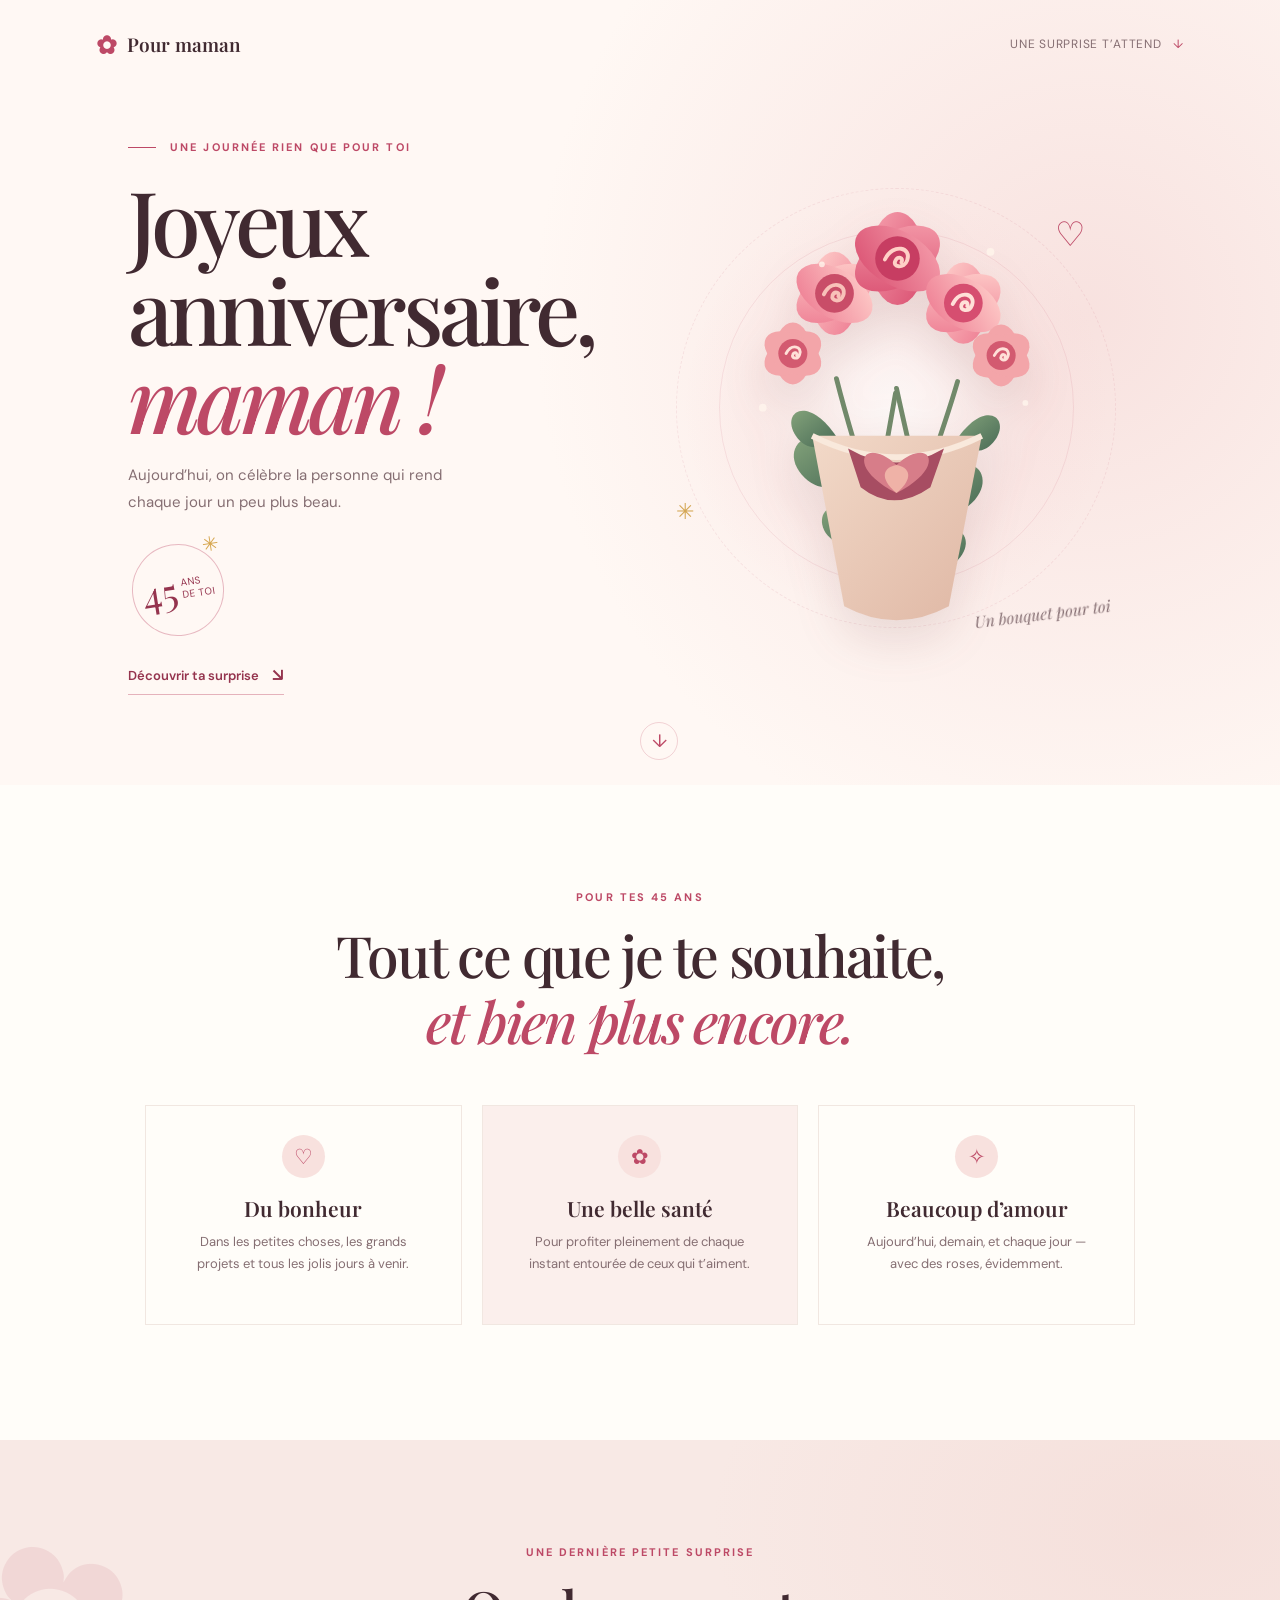
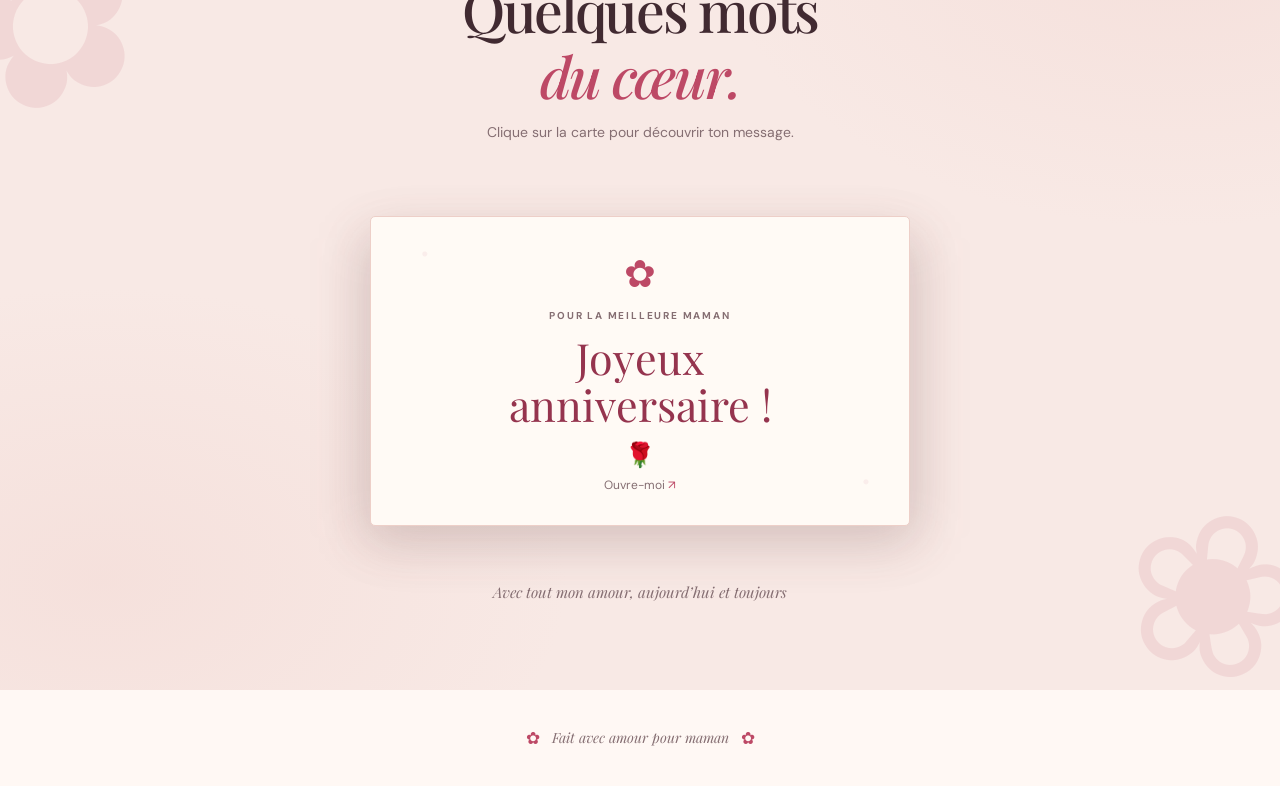
<file: mother'sBirthday/index.html>
<!DOCTYPE html>
<html lang="fr">
<head>
  <meta charset="UTF-8" />
  <meta name="viewport" content="width=device-width, initial-scale=1.0" />
  <meta name="theme-color" content="#fff8f4" />
  <meta name="description" content="Une petite surprise pleine de roses pour les 45 ans de maman." />
  <title>Joyeux anniversaire, maman !</title>
  <link rel="preconnect" href="https://fonts.googleapis.com" />
  <link rel="preconnect" href="https://fonts.gstatic.com" crossorigin />
  <link href="https://fonts.googleapis.com/css2?family=DM+Sans:wght@400;500;600;700&family=Playfair+Display:ital,wght@0,500;0,600;0,700;1,500;1,600&display=swap" rel="stylesheet" />
  <link rel="stylesheet" href="style.css" />
  <script src="script.js" defer></script>
</head>
<body>
  <div class="page-glow" aria-hidden="true"></div>
  <div class="petal-layer" aria-hidden="true"></div>
  <header class="site-header">
    <a class="brand" href="#accueil" aria-label="Retour à l’accueil">
      <span class="brand-flower" aria-hidden="true">✿</span>
      <span>Pour maman</span>
    </a>
    <a class="header-note" href="#surprise">Une surprise t’attend <span aria-hidden="true">↓</span></a>
  </header>

  <main>
    <section class="hero" id="accueil" aria-labelledby="hero-title">
      <div class="hero-copy" data-reveal>
        <p class="eyebrow"><span class="eyebrow-line"></span> Une journée rien que pour toi</p>
        <h1 id="hero-title">Joyeux<br />anniversaire,<br /><em>maman !</em></h1>
        <p class="hero-text">Aujourd’hui, on célèbre la personne qui rend chaque jour un peu plus beau.</p>
        <div class="age-stamp" aria-label="45 ans">
          <span class="age-number">45</span>
          <span class="age-label">ans<br />de toi</span>
          <span class="age-sparkle" aria-hidden="true">✳</span>
        </div>
        <a class="hero-link" href="#surprise">Découvrir ta surprise <span aria-hidden="true">↘</span></a>
      </div>

      <div class="bouquet-wrap" aria-label="Bouquet de roses roses" role="img" data-reveal>
        <span class="bouquet-orbit orbit-one" aria-hidden="true"></span>
        <span class="bouquet-orbit orbit-two" aria-hidden="true"></span>
        <svg class="bouquet" viewBox="0 0 480 530" xmlns="http://www.w3.org/2000/svg" aria-hidden="true">
          <defs>
            <linearGradient id="rosePetal" x1="0" y1="0" x2="1" y2="1">
              <stop stop-color="#f6a0ad" />
              <stop offset="1" stop-color="#d94e70" />
            </linearGradient>
            <linearGradient id="roseLight" x1="0" y1="0" x2="1" y2="1">
              <stop stop-color="#ffd1cc" />
              <stop offset="1" stop-color="#ed7990" />
            </linearGradient>
            <linearGradient id="leaf" x1="0" y1="0" x2="1" y2="1">
              <stop stop-color="#83a27a" />
              <stop offset="1" stop-color="#496b56" />
            </linearGradient>
            <linearGradient id="paper" x1="0" y1="0" x2="1" y2="1">
              <stop stop-color="#f2d9c8" />
              <stop offset="1" stop-color="#dfb7a4" />
            </linearGradient>
          </defs>
          <g class="bouquet-stems" fill="none" stroke="#71896a" stroke-linecap="round" stroke-width="5">
            <path d="M239 250C225 330 214 385 206 455" />
            <path d="M240 245C258 330 276 389 281 455" />
            <path d="M178 235C200 322 224 385 245 455" />
            <path d="M303 238C278 324 249 385 235 455" />
          </g>
          <g class="leaves" fill="url(#leaf)">
            <path d="M207 325c-50-56-91-22-65 9 21 24 48 13 65-9Z" />
            <path d="M260 352c48-55 86-22 61 8-20 23-45 13-61-8Z" />
            <path d="M221 390c-39-45-72-18-52 7 17 19 38 11 52-7Z" />
            <path d="M258 413c34-43 67-19 48 6-16 20-35 11-48-6Z" />
            <path d="M178 295c-30-45-58-25-42-1 13 19 30 12 42 1Z" />
            <path d="M302 298c29-43 56-23 40 0-13 18-29 12-40 0Z" />
          </g>
          <g class="rose rose-back">
            <g fill="url(#roseLight)">
              <ellipse cx="176" cy="147" rx="25" ry="43" />
              <ellipse cx="176" cy="147" rx="25" ry="43" transform="rotate(60 176 147)" />
              <ellipse cx="176" cy="147" rx="25" ry="43" transform="rotate(120 176 147)" />
            </g>
            <circle cx="176" cy="147" r="20" fill="#c94d68" />
            <path d="M165 148c8-16 24-10 20 1-3 8-13 6-11 0 2-5 8-3 6 1" fill="none" stroke="#f8c1b9" stroke-width="4" stroke-linecap="round" />
          </g>
          <g class="rose rose-center">
            <g fill="url(#rosePetal)">
              <ellipse cx="241" cy="111" rx="28" ry="48" />
              <ellipse cx="241" cy="111" rx="28" ry="48" transform="rotate(60 241 111)" />
              <ellipse cx="241" cy="111" rx="28" ry="48" transform="rotate(120 241 111)" />
            </g>
            <circle cx="241" cy="111" r="23" fill="#c73d62" />
            <path d="M228 112c9-18 28-12 23 1-3 9-16 7-12 0 2-5 9-3 6 2" fill="none" stroke="#ffd0c7" stroke-width="4" stroke-linecap="round" />
          </g>
          <g class="rose rose-side">
            <g fill="url(#roseLight)">
              <ellipse cx="309" cy="157" rx="25" ry="42" />
              <ellipse cx="309" cy="157" rx="25" ry="42" transform="rotate(60 309 157)" />
              <ellipse cx="309" cy="157" rx="25" ry="42" transform="rotate(120 309 157)" />
            </g>
            <circle cx="309" cy="157" r="20" fill="#d64e70" />
            <path d="M298 158c8-16 24-10 20 1-3 8-13 6-11 0 2-5 8-3 6 1" fill="none" stroke="#ffe0d8" stroke-width="4" stroke-linecap="round" />
          </g>
          <g class="rose rose-small">
            <g fill="#f3a5a9">
              <ellipse cx="133" cy="209" rx="19" ry="32" />
              <ellipse cx="133" cy="209" rx="19" ry="32" transform="rotate(60 133 209)" />
              <ellipse cx="133" cy="209" rx="19" ry="32" transform="rotate(120 133 209)" />
            </g>
            <circle cx="133" cy="209" r="15" fill="#d35a70" />
            <path d="M126 209c6-11 17-7 14 1-2 6-9 4-7 0 1-3 5-2 4 1" fill="none" stroke="#ffe0d8" stroke-width="3" stroke-linecap="round" />
          </g>
          <g class="rose rose-small rose-small-right">
            <g fill="#f3a5a9">
              <ellipse cx="348" cy="211" rx="19" ry="32" />
              <ellipse cx="348" cy="211" rx="19" ry="32" transform="rotate(60 348 211)" />
              <ellipse cx="348" cy="211" rx="19" ry="32" transform="rotate(120 348 211)" />
            </g>
            <circle cx="348" cy="211" r="15" fill="#d35a70" />
            <path d="M341 211c6-11 17-7 14 1-2 6-9 4-7 0 1-3 5-2 4 1" fill="none" stroke="#ffe0d8" stroke-width="3" stroke-linecap="round" />
          </g>
          <path d="M153 294 328 294 294 470Q240 499 186 470Z" fill="url(#paper)" />
          <path d="M153 294q87 44 175 0" fill="none" stroke="#f9e9dc" stroke-width="6" />
          <path d="M190 307q50 29 99 0l-14 40q-38 27-72 0Z" fill="#a74d62" />
          <path d="M240 324c-34-31-54 2 0 29 54-27 34-60 0-29Z" fill="#d77d89" />
          <path d="M240 324c-13 2-19 13 0 29 19-16 13-27 0-29Z" fill="#efb2a7" />
          <g fill="#fff5ec" opacity=".8">
            <circle cx="163" cy="117" r="3" /><circle cx="337" cy="104" r="4" />
            <circle cx="373" cy="260" r="3" /><circle cx="102" cy="265" r="4" />
          </g>
        </svg>
        <span class="bouquet-caption">Un bouquet pour toi</span>
        <span class="floating-heart heart-one" aria-hidden="true">♡</span>
        <span class="floating-heart heart-two" aria-hidden="true">✳</span>
      </div>
      <a class="scroll-cue" href="#petits-mots" aria-label="Défiler vers les petits mots">↓</a>
    </section>

    <section class="wishes-section" id="petits-mots" aria-labelledby="wishes-title">
      <div class="section-heading" data-reveal>
        <p class="eyebrow">Pour tes 45 ans</p>
        <h2 id="wishes-title">Tout ce que je te souhaite,<br /><em>et bien plus encore.</em></h2>
      </div>
      <div class="wishes-grid">
        <article class="wish-card" data-reveal>
          <span class="wish-icon" aria-hidden="true">♡</span>
          <h3>Du bonheur</h3>
          <p>Dans les petites choses, les grands projets et tous les jolis jours à venir.</p>
        </article>
        <article class="wish-card wish-card-featured" data-reveal>
          <span class="wish-icon" aria-hidden="true">✿</span>
          <h3>Une belle santé</h3>
          <p>Pour profiter pleinement de chaque instant entourée de ceux qui t’aiment.</p>
        </article>
        <article class="wish-card" data-reveal>
          <span class="wish-icon" aria-hidden="true">✧</span>
          <h3>Beaucoup d’amour</h3>
          <p>Aujourd’hui, demain, et chaque jour — avec des roses, évidemment.</p>
        </article>
      </div>
    </section>

    <section class="card-section" id="surprise" aria-labelledby="card-title">
      <div class="card-section-inner">
        <div class="section-heading card-heading" data-reveal>
          <p class="eyebrow">Une dernière petite surprise</p>
          <h2 id="card-title">Quelques mots<br /><em>du cœur.</em></h2>
          <p class="card-instruction">Clique sur la carte pour découvrir ton message.</p>
        </div>

        <div class="card-stage" data-reveal>
          <div class="card-shadow" aria-hidden="true"></div>
          <button class="birthday-card" id="open-card" type="button" aria-expanded="false" aria-controls="birthday-message">
            <span class="card-cover-flower" aria-hidden="true">✿</span>
            <span class="card-cover-label">Pour la meilleure maman</span>
            <span class="card-cover-title">Joyeux<br />anniversaire !</span>
            <span class="card-cover-rose" aria-hidden="true">🌹</span>
            <span class="card-open-hint">Ouvre-moi <span aria-hidden="true">↗</span></span>
          </button>
          <article class="birthday-message" id="birthday-message" hidden aria-labelledby="message-title">
            <p class="message-kicker" id="message-title">Pour toi, maman ♡</p>
            <p class="message-copy">bonne anniversaire maman, je te souhaite le meilleur bonheur pour toi, une bonne santé, je fais de mon mieux en se moment pour bien travailler et être aussi bien que augustin en tant que note</p>
            <p class="message-signoff">Je t’aime fort <span aria-hidden="true">♥</span></p>
            <button class="close-card" id="close-card" type="button">Refermer la carte <span aria-hidden="true">↻</span></button>
          </article>
        </div>
        <p class="card-footer-note">Avec tout mon amour, aujourd’hui et toujours</p>
      </div>
    </section>
  </main>

  <footer class="site-footer">
    <span aria-hidden="true">✿</span>
    <p>Fait avec amour pour maman</p>
    <span aria-hidden="true">✿</span>
  </footer>
</body>
</html>
</file>
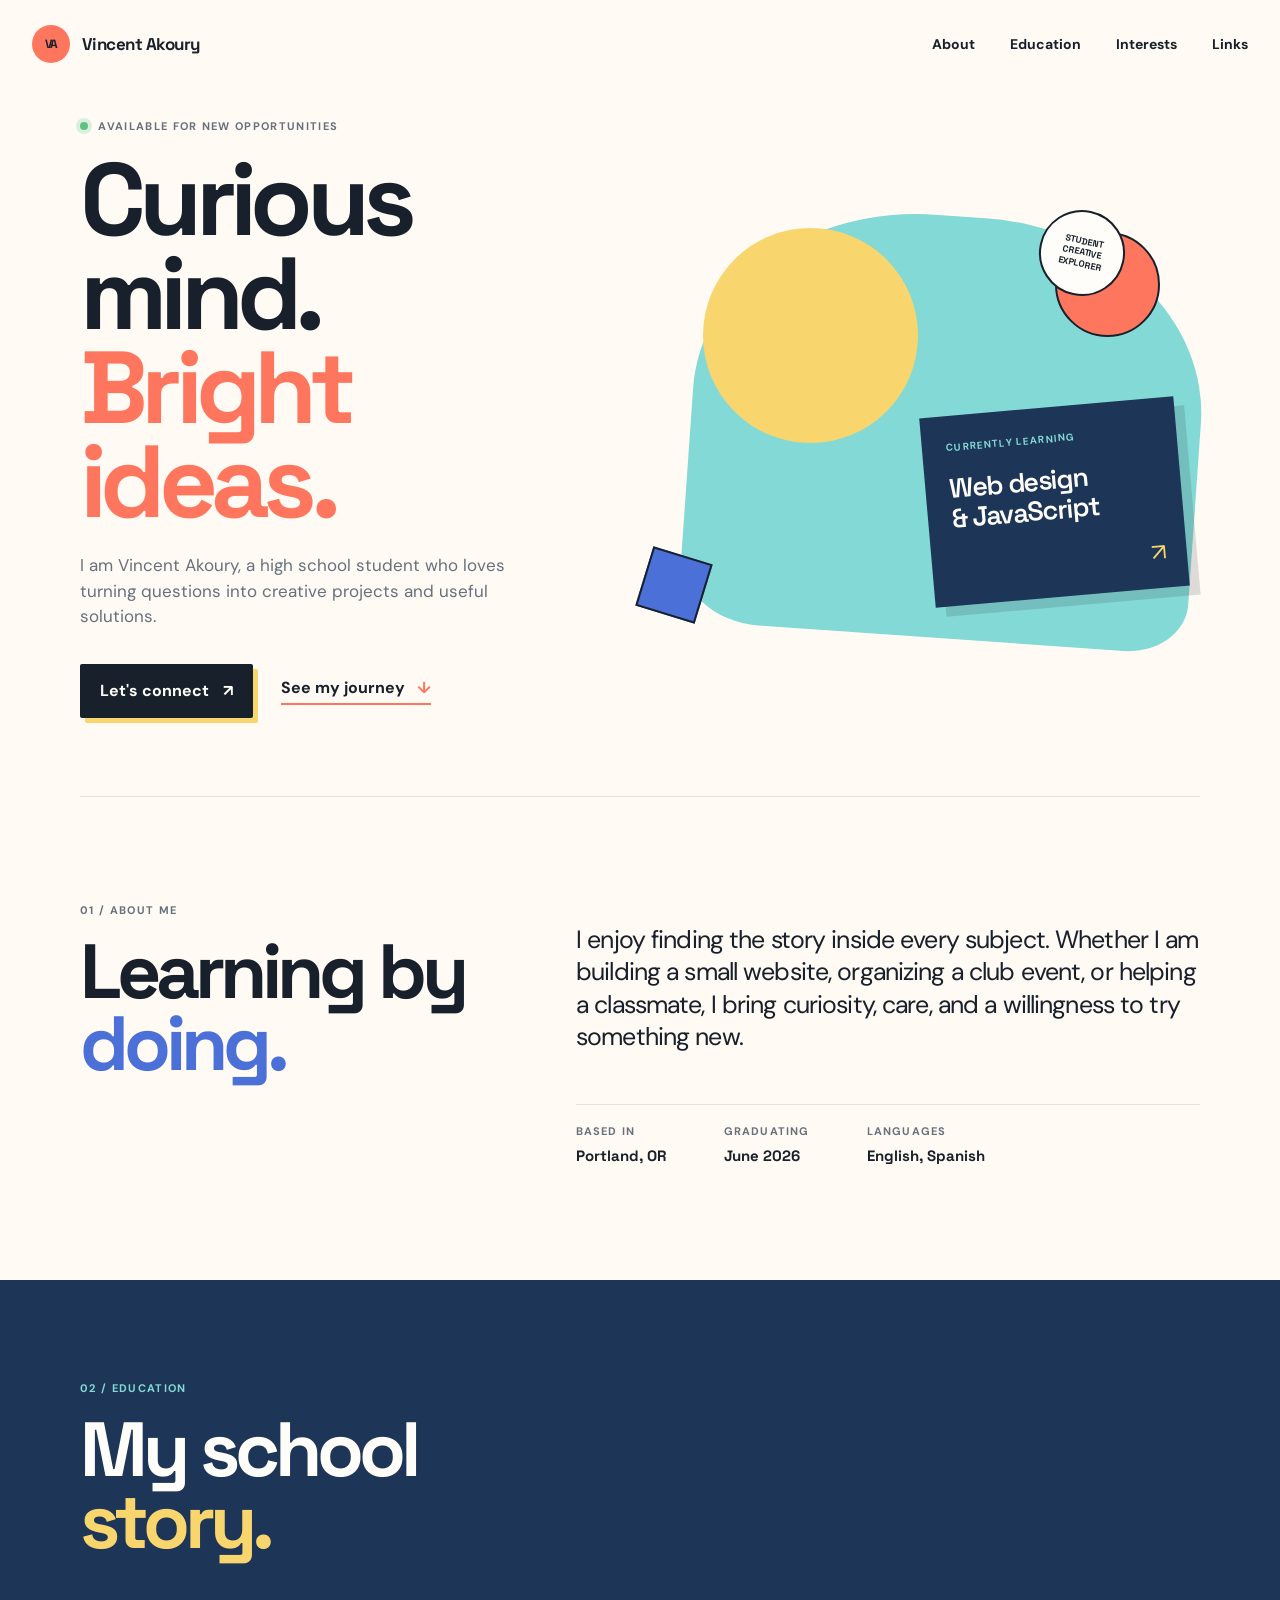
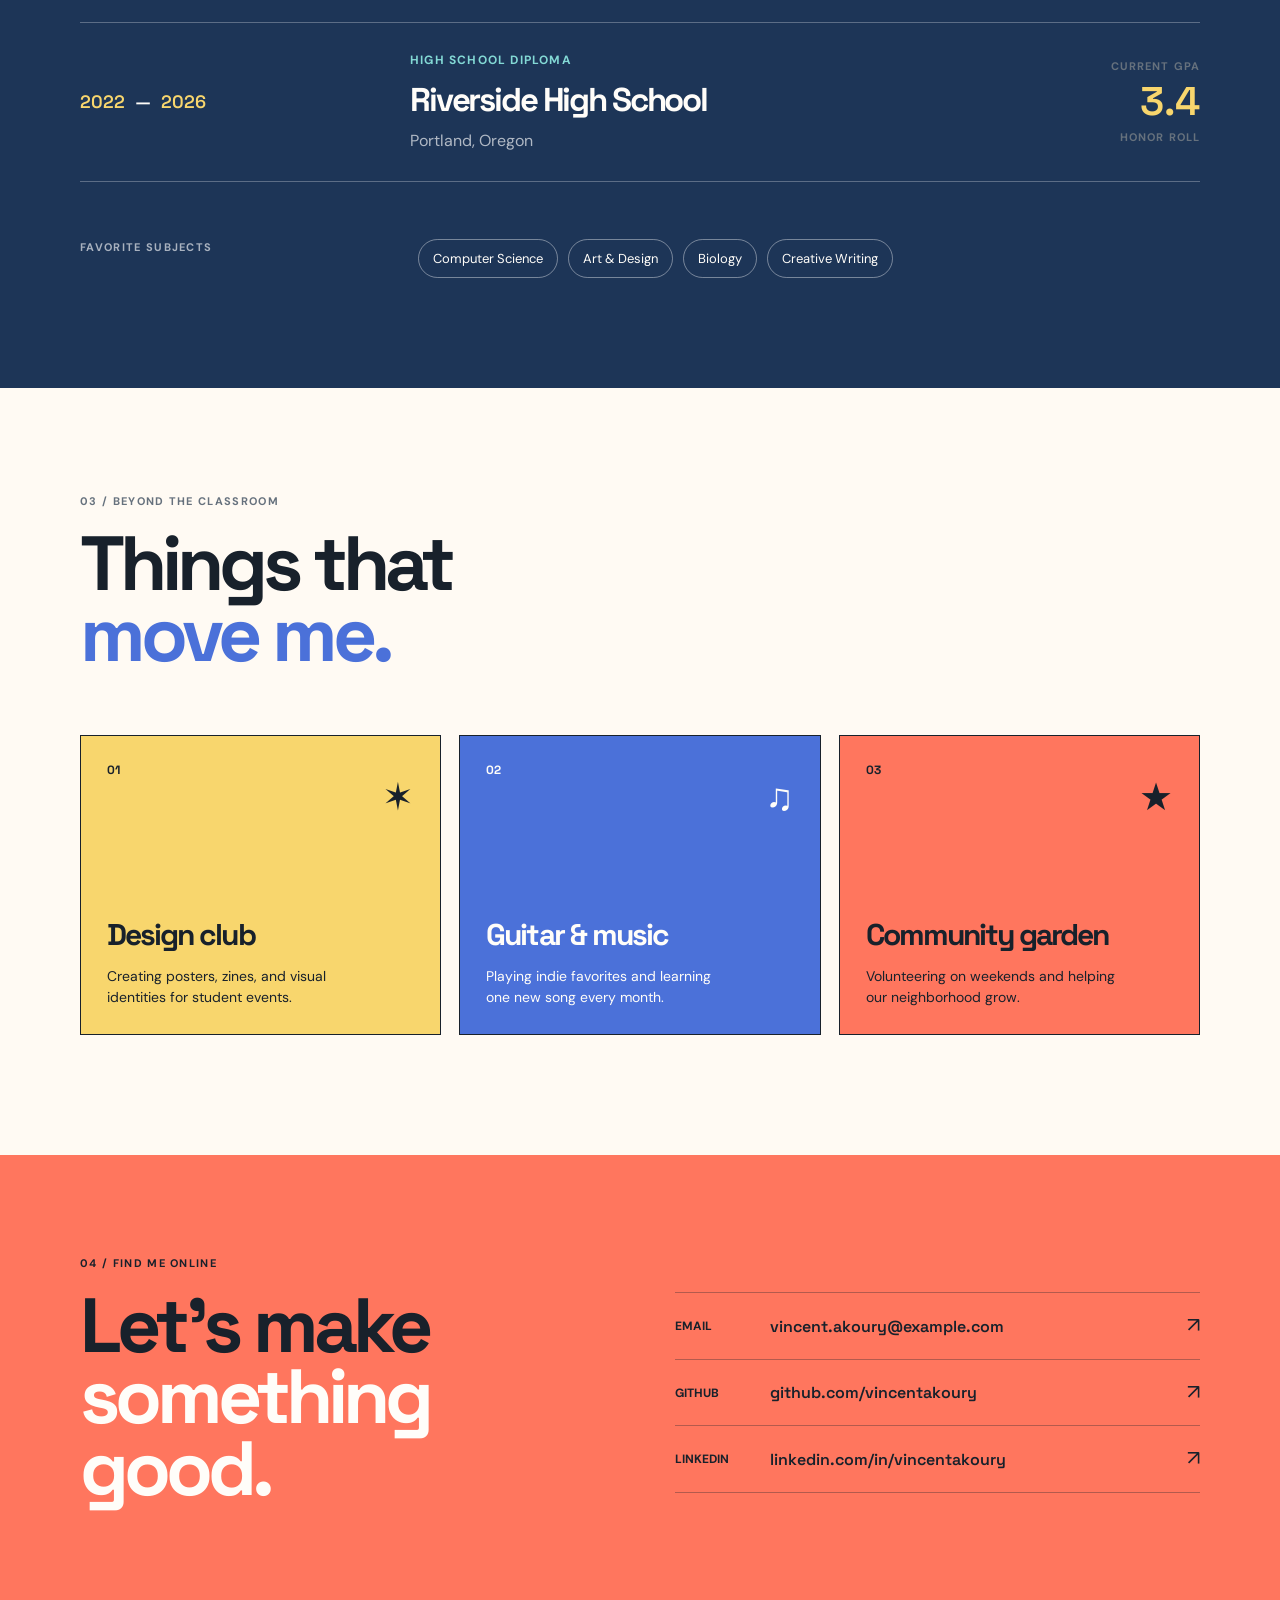
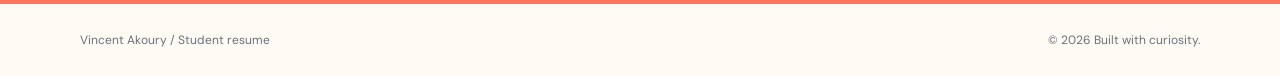
<file: web1/index.html>
<!DOCTYPE html>
<html lang="en">
<head>
  <meta charset="UTF-8" />
  <meta name="viewport" content="width=device-width, initial-scale=1.0" />
  <meta name="description" content="Alex Morgan's student resume and portfolio." />
  <title>Alex Morgan | Student Resume</title>
  <link rel="preconnect" href="https://fonts.googleapis.com" />
  <link rel="preconnect" href="https://fonts.gstatic.com" crossorigin />
  <link href="https://fonts.googleapis.com/css2?family=DM+Sans:wght@400;500;700&family=Space+Grotesk:wght@500;600;700&display=swap" rel="stylesheet" />
  <link rel="stylesheet" href="style.css" />
  <script src="script.js" defer></script>
</head>
<body>
  <header class="site-header">
    <a class="brand" href="#top" aria-label="Vincent Akoury home">
      <span class="brand-mark">VA</span>
      <span>Vincent Akoury</span>
    </a>
    <button class="menu-toggle" type="button" aria-expanded="false" aria-controls="site-nav">
      <span></span><span></span><span></span>
      <span class="sr-only">Toggle navigation</span>
    </button>
    <nav id="site-nav" class="site-nav" aria-label="Main navigation">
      <a href="#about">About</a>
      <a href="#education">Education</a>
      <a href="#interests">Interests</a>
      <a href="#links">Links</a>
    </nav>
  </header>

  <main id="top">
    <section class="hero section-shell" aria-labelledby="hero-title">
      <div class="hero-copy reveal">
        <p class="eyebrow"><span class="status-dot"></span> Available for new opportunities</p>
        <h1 id="hero-title">Curious mind.<br /><em>Bright ideas.</em></h1>
        <p class="hero-intro">I am Vincent Akoury, a high school student who loves turning questions into creative projects and useful solutions.</p>
        <div class="hero-actions">
          <a class="button button-primary" href="#links">Let's connect <span aria-hidden="true">&#8599;</span></a>
          <a class="text-link" href="#education">See my journey <span aria-hidden="true">&#8595;</span></a>
        </div>
      </div>
      <div class="hero-art reveal reveal-delay" aria-label="Colorful abstract illustration">
        <div class="art-sticker">STUDENT<br />CREATIVE<br />EXPLORER</div>
        <div class="art-sun"></div>
        <div class="art-card">
          <span class="card-label">Currently learning</span>
          <strong>Web design<br />&amp; JavaScript</strong>
          <span class="card-arrow" aria-hidden="true">&#8599;</span>
        </div>
        <div class="art-shape art-shape-one"></div>
        <div class="art-shape art-shape-two"></div>
      </div>
    </section>

    <section id="about" class="section-shell about-section">
      <div class="section-heading reveal">
        <p class="eyebrow">01 / About me</p>
        <h2>Learning by<br /><span>doing.</span></h2>
      </div>
      <div class="about-content reveal reveal-delay">
        <p class="large-copy">I enjoy finding the story inside every subject. Whether I am building a small website, organizing a club event, or helping a classmate, I bring curiosity, care, and a willingness to try something new.</p>
        <div class="quick-facts">
          <div><span>Based in</span><strong>Portland, OR</strong></div>
          <div><span>Graduating</span><strong>June 2026</strong></div>
          <div><span>Languages</span><strong>English, Spanish</strong></div>
        </div>
      </div>
    </section>

    <section id="education" class="education-section">
      <div class="section-shell">
        <div class="section-heading light reveal">
          <p class="eyebrow">02 / Education</p>
          <h2>My school<br /><span>story.</span></h2>
        </div>
        <article class="school-card reveal reveal-delay">
          <div class="school-year">2022 <span>&mdash;</span> 2026</div>
          <div class="school-main">
            <p class="school-type">High School Diploma</p>
            <h3>Riverside High School</h3>
            <p>Portland, Oregon</p>
          </div>
          <div class="school-achievement">
            <span>Current GPA</span>
            <strong>3.4</strong>
            <span>Honor Roll</span>
          </div>
        </article>
        <div class="subject-row reveal">
          <p class="eyebrow">Favorite subjects</p>
          <div class="subject-list">
            <span>Computer Science</span><span>Art &amp; Design</span><span>Biology</span><span>Creative Writing</span>
          </div>
        </div>
      </div>
    </section>

    <section id="interests" class="section-shell interests-section">
      <div class="section-heading reveal">
        <p class="eyebrow">03 / Beyond the classroom</p>
        <h2>Things that<br /><span>move me.</span></h2>
      </div>
      <div class="interest-grid">
        <article class="interest-card interest-yellow reveal">
          <span class="interest-number">01</span><span class="interest-icon" aria-hidden="true">&#10038;</span>
          <h3>Design club</h3><p>Creating posters, zines, and visual identities for student events.</p>
        </article>
        <article class="interest-card interest-blue reveal reveal-delay">
          <span class="interest-number">02</span><span class="interest-icon" aria-hidden="true">&#9835;</span>
          <h3>Guitar &amp; music</h3><p>Playing indie favorites and learning one new song every month.</p>
        </article>
        <article class="interest-card interest-coral reveal reveal-delay-two">
          <span class="interest-number">03</span><span class="interest-icon" aria-hidden="true">&#9733;</span>
          <h3>Community garden</h3><p>Volunteering on weekends and helping our neighborhood grow.</p>
        </article>
      </div>
    </section>

    <section id="links" class="links-section">
      <div class="section-shell links-inner reveal">
        <div>
          <p class="eyebrow">04 / Find me online</p>
          <h2>Let's make<br /><em>something good.</em></h2>
        </div>
        <div class="links-list">
          <a href="mailto:vincent.akoury@example.com"><span>Email</span><strong>vincent.akoury@example.com</strong><span aria-hidden="true">&#8599;</span></a>
          <a href="https://github.com" target="_blank" rel="noreferrer"><span>GitHub</span><strong>github.com/vincentakoury</strong><span aria-hidden="true">&#8599;</span></a>
          <a href="https://www.linkedin.com" target="_blank" rel="noreferrer"><span>LinkedIn</span><strong>linkedin.com/in/vincentakoury</strong><span aria-hidden="true">&#8599;</span></a>
        </div>
      </div>
    </section>
  </main>

  <footer class="site-footer section-shell">
    <span>Vincent Akoury / Student resume</span>
    <span>&copy; <span id="current-year">2026</span> Built with curiosity.</span>
  </footer>
</body>
</html>
</file>
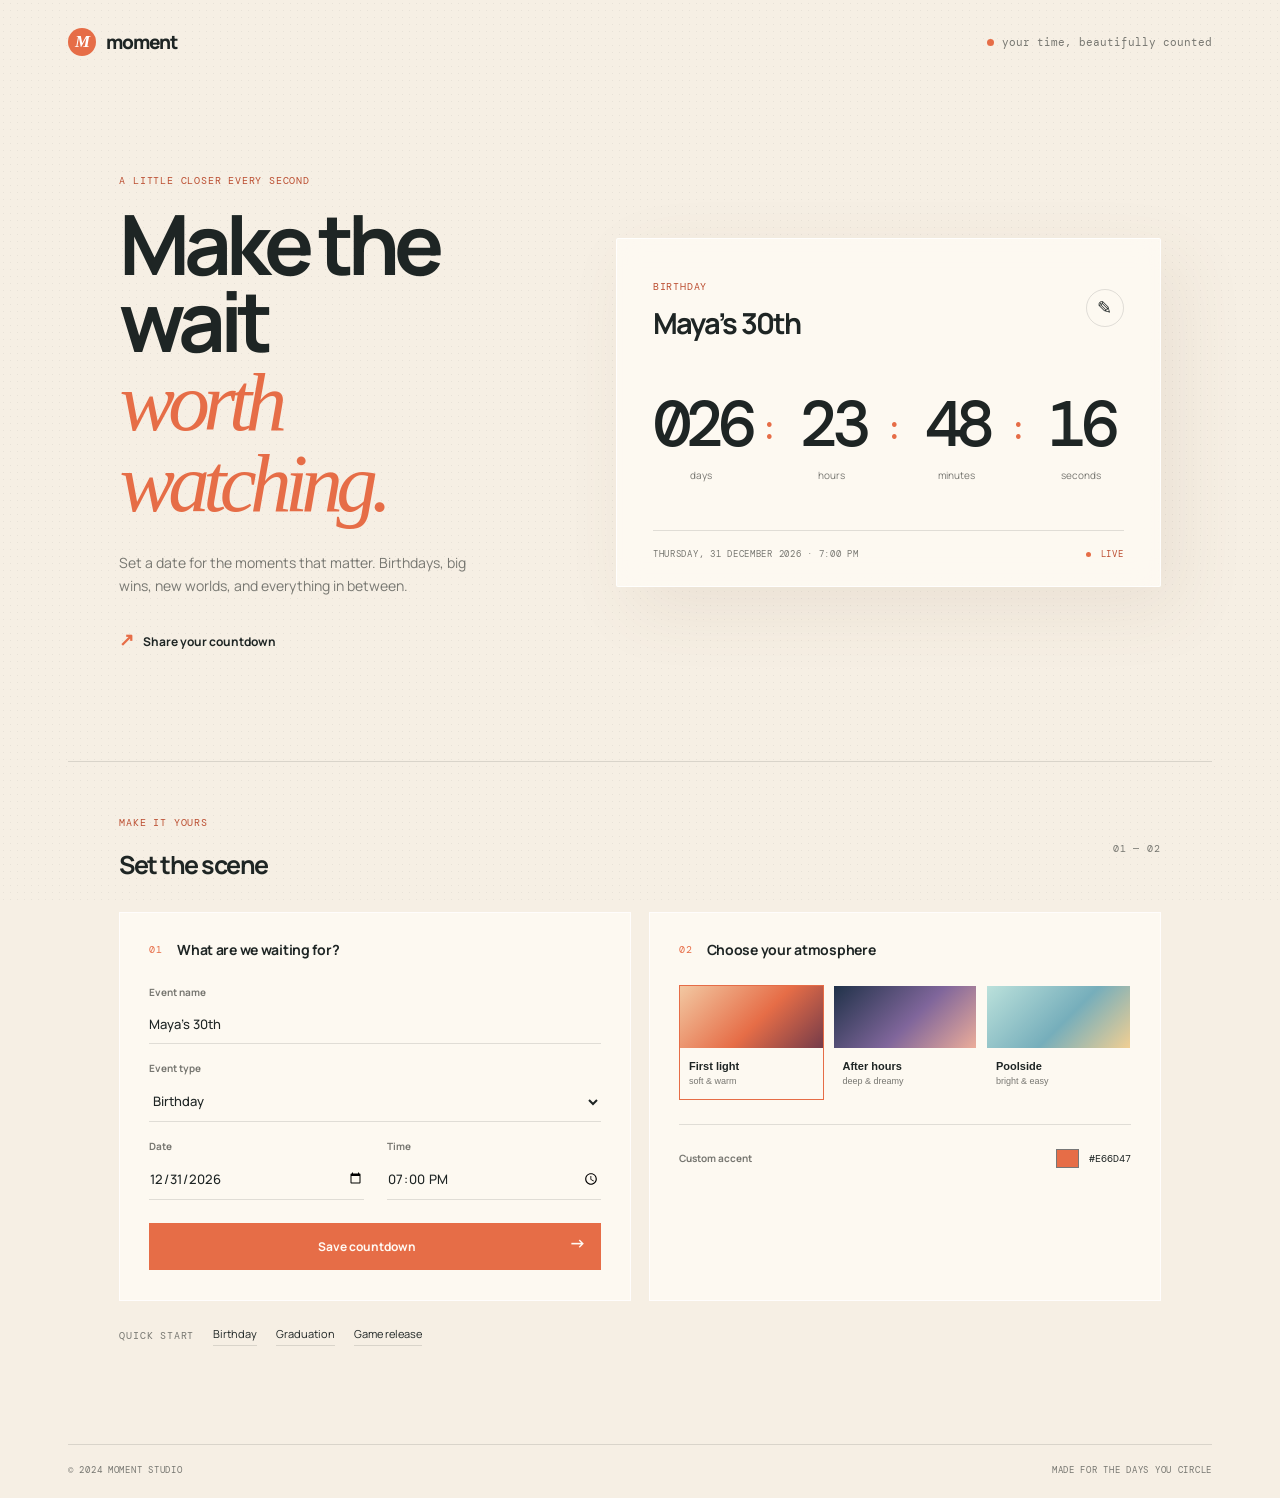
<file: web2/index.html>
<!DOCTYPE html>
<html lang="en">
<head>
	<meta charset="UTF-8">
	<meta name="viewport" content="width=device-width, initial-scale=1.0">
	<meta name="theme-color" content="#f6efe4">
	<title>Moment | Countdown timer</title>
	<link rel="preconnect" href="https://fonts.googleapis.com">
	<link rel="preconnect" href="https://fonts.gstatic.com" crossorigin>
	<link href="https://fonts.googleapis.com/css2?family=DM+Mono:wght@400;500&family=Manrope:wght@400;500;600;700;800&display=swap" rel="stylesheet">
	<link rel="stylesheet" href="style.css">
</head>
<body>
	<main class="app-shell">
		<header class="topbar">
			<a class="brand" href="#" aria-label="Moment home"><span class="brand-mark">M</span><span>moment</span></a>
			<div class="topbar-meta"><span class="status-dot"></span><span>your time, beautifully counted</span></div>
		</header>

		<section class="hero-grid">
			<div class="intro-copy">
				<p class="eyebrow">A little closer every second</p>
				<h1>Make the wait<br><em>worth watching.</em></h1>
				<p class="lede">Set a date for the moments that matter. Birthdays, big wins, new worlds, and everything in between.</p>
				<button class="text-button" id="shareButton" type="button"><span>↗</span> Share your countdown</button>
			</div>

			<div class="countdown-card" aria-live="polite">
				<div class="card-heading">
					<div><span class="event-kicker" id="eventTypeLabel">BIRTHDAY</span><h2 id="eventTitle">Maya’s 30th</h2></div>
					<button class="icon-button" id="editButton" type="button" aria-label="Edit countdown">✎</button>
				</div>
				<div class="countdown" id="countdown">
					<div class="time-block"><strong id="days">012</strong><span>days</span></div><i>:</i>
					<div class="time-block"><strong id="hours">08</strong><span>hours</span></div><i>:</i>
					<div class="time-block"><strong id="minutes">42</strong><span>minutes</span></div><i>:</i>
					<div class="time-block"><strong id="seconds">19</strong><span>seconds</span></div>
				</div>
				<div class="card-footer"><span id="dateLabel">Thursday, 31 December 2026 · 7:00 PM</span><span class="live-label"><span class="live-dot"></span> live</span></div>
			</div>
		</section>

		<section class="workspace" aria-label="Countdown settings">
			<div class="section-head"><div><p class="eyebrow">Make it yours</p><h2>Set the scene</h2></div><span class="step-count">01 — 02</span></div>
			<div class="settings-grid">
				<div class="panel details-panel">
					<div class="panel-title"><span class="panel-number">01</span><h3>What are we waiting for?</h3></div>
					<label>Event name<input id="titleInput" type="text" value="Maya’s 30th"></label>
					<label>Event type<select id="typeInput"><option value="BIRTHDAY">Birthday</option><option value="GRADUATION">Graduation</option><option value="GAME RELEASE">Game release</option></select></label>
					  <div class="input-row"><label>Date<input id="dateInput" type="date" value="2026-12-31"></label><label>Time<input id="timeInput" type="time" value="19:00"></label></div>
					<button class="primary-button" id="saveButton" type="button">Save countdown <span>→</span></button>
				</div>
				<div class="panel scene-panel">
					<div class="panel-title"><span class="panel-number">02</span><h3>Choose your atmosphere</h3></div>
					<div class="theme-options" role="group" aria-label="Background themes">
						<button class="theme-option theme-dawn active" data-theme="dawn" type="button"><span></span><b>First light</b><small>soft & warm</small></button>
						<button class="theme-option theme-night" data-theme="night" type="button"><span></span><b>After hours</b><small>deep & dreamy</small></button>
						<button class="theme-option theme-pool" data-theme="pool" type="button"><span></span><b>Poolside</b><small>bright & easy</small></button>
					</div>
					<div class="custom-color"><label for="colorInput">Custom accent</label><div class="color-control"><input id="colorInput" type="color" value="#e66d47"><span id="colorValue">#E66D47</span></div></div>
				</div>
			</div>
			<div class="quick-events"><span>Quick start</span><button data-quick="Birthday">Birthday</button><button data-quick="Graduation">Graduation</button><button data-quick="Game release">Game release</button></div>
		</section>
		<footer><span>© 2024 moment studio</span><span>Made for the days you circle</span></footer>
	</main>
	<div class="toast" id="toast" role="status">Link copied to clipboard</div>
	<script src="script.js"></script>
</body>
</html>
</file>
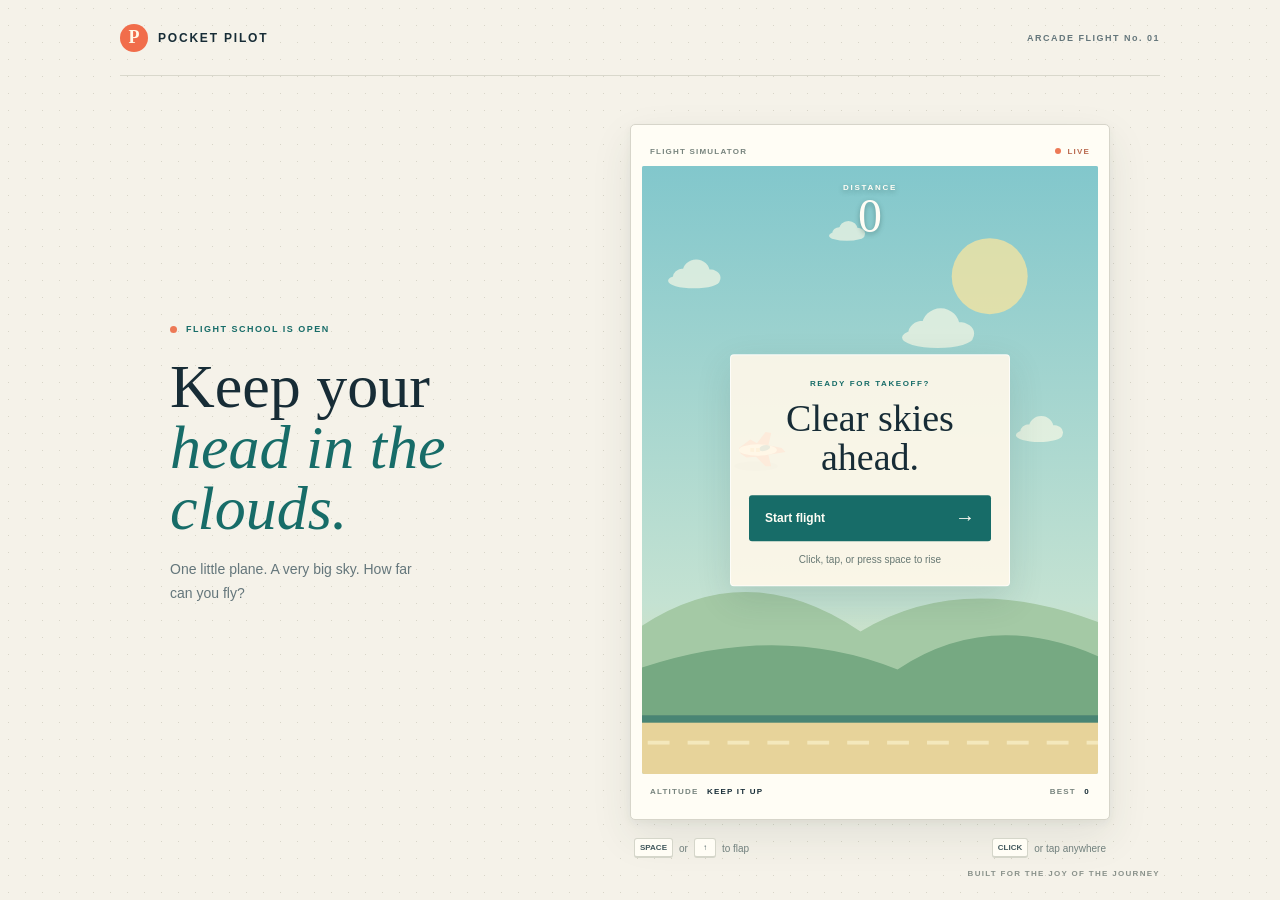
<file: WEB3/index.html>
<!doctype html>
<html lang="en">
<head>
	<meta charset="utf-8">
	<meta name="viewport" content="width=device-width, initial-scale=1">
	<meta name="theme-color" content="#f5f2e9">
	<title>Pocket Pilot</title>
	<link rel="stylesheet" href="style.css">
	<script src="script.js" defer></script>
</head>
<body>
	<main class="page-shell">
		<header class="topbar">
			<a class="wordmark" href="#game" aria-label="Pocket Pilot home">
				<span class="wordmark-mark" aria-hidden="true">P</span>
				<span>POCKET PILOT</span>
			</a>
			<span class="edition-label">ARCADE FLIGHT No. 01</span>
		</header>

		<section class="game-layout" id="game" aria-labelledby="game-title">
			<div class="intro">
				<p class="eyebrow"><span class="status-dot"></span> FLIGHT SCHOOL IS OPEN</p>
				<h1 id="game-title">Keep your<br><em>head in the clouds.</em></h1>
				<p class="intro-copy">One little plane. A very big sky. How far can you fly?</p>
			</div>

			<div class="game-frame">
				<div class="game-topline" aria-hidden="true">
					<span>FLIGHT SIMULATOR</span>
					<span class="live-label"><span></span> LIVE</span>
				</div>
				<div class="canvas-wrap">
					<canvas id="game-canvas" width="480" height="640" aria-label="Pocket Pilot game. Press Space, Arrow Up, or click to fly through the gates." role="img"></canvas>
					<div class="game-overlay" id="game-overlay">
						<p class="overlay-kicker" id="overlay-kicker">READY FOR TAKEOFF?</p>
						<h2 id="overlay-title">Clear skies<br>ahead.</h2>
						<button class="start-button" id="start-button" type="button">
							<span id="button-label">Start flight</span>
							<span class="button-arrow" aria-hidden="true">&#8594;</span>
						</button>
						<p class="overlay-hint" id="overlay-hint">Click, tap, or press space to rise</p>
					</div>
					<div class="score-display" aria-label="Score">
						<span class="score-label">DISTANCE</span>
						<span class="score-value" id="score-value">0</span>
					</div>
				</div>
				<div class="game-footline">
					<span>ALTITUDE <strong>KEEP IT UP</strong></span>
					<span>BEST <strong id="best-value">0</strong></span>
				</div>
			</div>

			<footer class="controls-row">
				<span class="control-instruction"><kbd>SPACE</kbd><span>or</span><kbd>&#8593;</kbd><span>to flap</span></span>
				<span class="control-instruction"><kbd>CLICK</kbd><span>or tap anywhere</span></span>
			</footer>
		</section>

		<div class="page-stamp" aria-hidden="true">BUILT FOR THE JOY OF THE JOURNEY</div>
		<div class="sr-only" id="game-announcement" aria-live="polite"></div>
	</main>
</body>
</html>
</file>
<file: mother'sBirthday/style.css>
:root {
  color-scheme: light;
  --ink: #412a31;
  --muted: #856e72;
  --rose: #bd4966;
  --rose-dark: #95344e;
  --rose-light: #f5d9d7;
  --cream: #fff8f4;
  --paper: #fffdf9;
  --serif: "Playfair Display", Georgia, serif;
  --sans: "DM Sans", "Segoe UI", sans-serif;
}

* { box-sizing: border-box; }

html { scroll-behavior: smooth; }

body {
  margin: 0;
  color: var(--ink);
  background: var(--cream);
  font-family: var(--sans);
  -webkit-font-smoothing: antialiased;
}

button, a { font: inherit; }
a { color: inherit; }

.page-glow {
  position: absolute;
  z-index: -1;
  top: 0;
  right: 0;
  width: min(60vw, 780px);
  height: 900px;
  pointer-events: none;
  background: radial-gradient(ellipse at 75% 35%, rgba(245, 217, 215, .72), transparent 68%);
}

.petal-layer {
  position: fixed;
  z-index: 3;
  inset: 0;
  overflow: hidden;
  pointer-events: none;
}

.floating-petal {
  position: absolute;
  top: -8vh;
  left: var(--petal-left);
  width: var(--petal-size);
  height: auto;
  aspect-ratio: 1 / 1.45;
  border-radius: 100% 0 100% 0;
  background: linear-gradient(145deg, rgba(255, 215, 213, .9), rgba(207, 92, 119, .72));
  box-shadow: 0 2px 6px rgba(151, 59, 81, .08);
  opacity: .56;
  animation: petal-fall var(--petal-duration) var(--petal-delay) linear infinite;
  will-change: transform;
}

.motion-ready [data-reveal] {
  opacity: 0;
  transform: translateY(28px);
  transition: opacity .9s ease, transform .9s cubic-bezier(.2, .7, .2, 1);
}

.motion-ready [data-reveal].is-visible {
  opacity: 1;
  transform: translateY(0);
}

.hero-copy[data-reveal] { transition-delay: .12s; }
.bouquet-wrap[data-reveal] { transition-delay: .3s; }
.wish-card:nth-child(2)[data-reveal] { transition-delay: .12s; }
.wish-card:nth-child(3)[data-reveal] { transition-delay: .24s; }
.card-stage[data-reveal] { transition-delay: .15s; }

.site-header {
  position: absolute;
  z-index: 2;
  top: 0;
  left: 0;
  display: flex;
  width: 100%;
  align-items: center;
  justify-content: space-between;
  padding: 27px clamp(24px, 7.5vw, 112px);
}

.brand, .header-note { text-decoration: none; }

.brand {
  display: inline-flex;
  align-items: center;
  gap: 10px;
  font-family: var(--serif);
  font-size: 19px;
  font-weight: 600;
}

.brand-flower { color: var(--rose); font-size: 25px; }

.header-note {
  color: var(--muted);
  font-size: 12px;
  letter-spacing: .06em;
  text-transform: uppercase;
}

.header-note span { margin-left: 8px; color: var(--rose); }

.hero {
  position: relative;
  display: grid;
  min-height: 760px;
  grid-template-columns: 1fr 1fr;
  align-items: center;
  max-width: 1440px;
  margin: 0 auto;
  padding: 120px clamp(32px, 10vw, 150px) 90px;
  overflow: hidden;
}

.hero-copy { position: relative; z-index: 1; padding: 20px 0 0; }

.eyebrow {
  margin: 0 0 22px;
  color: var(--rose);
  font-size: 11px;
  font-weight: 700;
  letter-spacing: .19em;
  text-transform: uppercase;
}

.eyebrow-line {
  display: inline-block;
  width: 28px;
  height: 1px;
  margin: 0 9px 3px 0;
  background: currentColor;
}

h1, h2, h3, p { margin-top: 0; }

.hero h1 {
  margin-bottom: 20px;
  font-family: var(--serif);
  font-size: clamp(56px, 7vw, 96px);
  font-weight: 500;
  letter-spacing: -.055em;
  line-height: .99;
}

.hero h1 em, .section-heading h2 em { color: var(--rose); font-weight: 500; }

.hero-text {
  max-width: 370px;
  margin-bottom: 24px;
  color: var(--muted);
  font-size: 15px;
  line-height: 1.8;
}

.age-stamp {
  position: relative;
  display: flex;
  width: 92px;
  height: 92px;
  align-items: center;
  justify-content: center;
  gap: 5px;
  margin: 28px 0 27px 4px;
  border: 1px solid rgba(189, 73, 102, .36);
  border-radius: 50%;
  color: var(--rose-dark);
  transform: rotate(-9deg);
}

.age-number { font-family: var(--serif); font-size: 39px; line-height: 1; }
.age-label { font-size: 10px; line-height: 1.25; text-transform: uppercase; }

.age-sparkle {
  position: absolute;
  top: -9px;
  right: -3px;
  color: #d6a64f;
  font-size: 20px;
}

.hero-link {
  display: inline-flex;
  align-items: center;
  gap: 13px;
  padding-bottom: 7px;
  border-bottom: 1px solid rgba(189, 73, 102, .4);
  color: var(--rose-dark);
  font-size: 13px;
  font-weight: 600;
  text-decoration: none;
  transition: gap .2s ease;
}

.hero-link:hover { gap: 20px; }
.hero-link span { font-size: 18px; }

.bouquet-wrap {
  position: relative;
  display: grid;
  min-height: 510px;
  place-items: center;
}

.bouquet {
  position: relative;
  z-index: 1;
  width: min(100%, 465px);
  overflow: visible;
  filter: drop-shadow(0 22px 22px rgba(104, 58, 60, .12));
  animation: bouquet-arrive 1s both cubic-bezier(.2, .8, .2, 1);
}

.bouquet-wrap::before {
  position: absolute;
  width: 82%;
  height: 82%;
  border-radius: 50%;
  background: radial-gradient(circle, rgba(255, 255, 255, .66), rgba(246, 204, 207, .14) 47%, transparent 72%);
  content: "";
  animation: rose-glow 6s ease-in-out infinite;
}

.rose {
  transform-box: fill-box;
  transform-origin: center bottom;
  animation: rose-sway 4.8s ease-in-out infinite;
}

.rose-center { animation-duration: 5.4s; animation-delay: -.8s; }
.rose-back { animation-duration: 4.4s; animation-delay: -1.6s; }
.rose-side { animation-duration: 5.1s; animation-delay: -.4s; }
.rose-small { animation-duration: 4.6s; animation-delay: -1.2s; }
.rose-small-right { animation-delay: -.2s; }

.leaves {
  transform-box: fill-box;
  transform-origin: center bottom;
  animation: leaves-sway 5.3s ease-in-out infinite;
}

.bouquet-orbit {
  position: absolute;
  width: 355px;
  height: 355px;
  border: 1px solid rgba(189, 73, 102, .11);
  border-radius: 50%;
  animation: orbit-breathe 7s ease-in-out infinite;
}

.orbit-two {
  width: 440px;
  height: 440px;
  border-style: dashed;
  border-color: rgba(189, 73, 102, .1);
  animation: orbit-turn 42s linear infinite;
}

.bouquet-caption {
  position: absolute;
  z-index: 1;
  right: 8%;
  bottom: 40px;
  color: var(--muted);
  font-family: var(--serif);
  font-size: 16px;
  font-style: italic;
  transform: rotate(-7deg);
}

.floating-heart { position: absolute; color: var(--rose); animation: float 4s ease-in-out infinite; }
.heart-one { top: 12%; right: 13%; font-size: 34px; }
.heart-two { bottom: 27%; left: 7%; color: #d4a653; font-size: 22px; animation-delay: -1.5s; }

.scroll-cue {
  position: absolute;
  bottom: 25px;
  left: 50%;
  display: grid;
  width: 38px;
  height: 38px;
  place-items: center;
  border: 1px solid rgba(189, 73, 102, .22);
  border-radius: 50%;
  color: var(--rose);
  font-size: 18px;
  text-decoration: none;
}

.wishes-section { padding: 105px 24px 115px; background: #fffdf9; }
.section-heading { text-align: center; }
.section-heading .eyebrow { margin-bottom: 17px; }

.section-heading h2 {
  margin-bottom: 52px;
  font-family: var(--serif);
  font-size: clamp(36px, 4.7vw, 57px);
  font-weight: 500;
  letter-spacing: -.04em;
  line-height: 1.16;
}

.wishes-grid {
  display: grid;
  max-width: 990px;
  grid-template-columns: repeat(3, 1fr);
  gap: 20px;
  margin: 0 auto;
}

.wish-card {
  min-height: 220px;
  padding: 29px 27px 26px;
  border: 1px solid #f1e7e1;
  background: var(--paper);
  text-align: center;
  transition: transform .25s ease, box-shadow .25s ease;
}

.wish-card:hover { box-shadow: 0 14px 35px rgba(98, 56, 57, .07); transform: translateY(-5px); }
.wish-card-featured { background: #fbefec; }

.wish-icon {
  display: inline-grid;
  width: 43px;
  height: 43px;
  place-items: center;
  margin-bottom: 16px;
  border-radius: 50%;
  background: #f8e1de;
  color: var(--rose);
  font-size: 21px;
}

.wish-card h3 { margin-bottom: 9px; font-family: var(--serif); font-size: 21px; font-weight: 600; }

.wish-card p {
  max-width: 245px;
  margin: 0 auto;
  color: var(--muted);
  font-size: 13px;
  line-height: 1.7;
}

.card-section {
  position: relative;
  overflow: hidden;
  padding: 105px 24px 88px;
  background:
    radial-gradient(ellipse at 8% 87%, rgba(237, 199, 193, .25), transparent 28%),
    radial-gradient(ellipse at 92% 10%, rgba(237, 199, 193, .28), transparent 28%),
    #f8e9e5;
}

.card-section::before, .card-section::after {
  position: absolute;
  color: rgba(189, 73, 102, .11);
  font-family: var(--serif);
  font-size: 220px;
  line-height: 1;
  pointer-events: none;
}

.card-section::before { top: 60px; left: -48px; content: "✿"; transform: rotate(-20deg); }
.card-section::after { right: -30px; bottom: 0; content: "❀"; transform: rotate(16deg); }
.card-section-inner { position: relative; z-index: 1; max-width: 900px; margin: 0 auto; }
.card-heading h2 { margin-bottom: 14px; }
.card-instruction { margin-bottom: 38px; color: var(--muted); font-size: 14px; }

.card-stage {
  position: relative;
  display: grid;
  min-height: 385px;
  place-items: center;
  perspective: 1200px;
}

.card-shadow {
  position: absolute;
  width: min(100%, 560px);
  height: 300px;
  border-radius: 8px;
  background: rgba(109, 65, 68, .14);
  filter: blur(25px);
  transform: translateY(17px);
}

.birthday-card, .birthday-message {
  position: relative;
  width: min(100%, 540px);
  min-height: 300px;
  border: 1px solid #edcfc8;
  border-radius: 5px;
  background:
    radial-gradient(circle at 10% 12%, rgba(189, 73, 102, .07) 0 2px, transparent 3px),
    radial-gradient(circle at 92% 86%, rgba(189, 73, 102, .07) 0 2px, transparent 3px),
    #fffaf5;
  box-shadow: 0 18px 55px rgba(96, 55, 59, .12);
}

.birthday-card {
  display: flex;
  cursor: pointer;
  flex-direction: column;
  align-items: center;
  justify-content: center;
  padding: 32px;
  color: var(--ink);
  transition: transform .35s ease, box-shadow .35s ease, background-color .35s ease;
}

.birthday-card:hover { box-shadow: 0 24px 65px rgba(96, 55, 59, .19); transform: translateY(-5px) rotate(-1deg); }
.birthday-card:focus-visible, .close-card:focus-visible { outline: 3px solid #a8425f; outline-offset: 5px; }
.card-cover-flower {
  margin-bottom: 10px;
  color: var(--rose);
  font-size: 38px;
  animation: card-flower-bloom 3.8s ease-in-out infinite;
}
.card-cover-label { color: var(--muted); font-size: 10px; font-weight: 700; letter-spacing: .18em; text-transform: uppercase; }

.card-cover-title {
  margin: 12px 0 15px;
  color: var(--rose-dark);
  font-family: var(--serif);
  font-size: clamp(31px, 5vw, 43px);
  line-height: 1.1;
}

.card-cover-rose { margin: -4px 0 7px; font-size: 24px; }
.card-open-hint { color: var(--muted); font-size: 12px; }
.card-open-hint span { color: var(--rose); }

.birthday-message {
  padding: 39px 48px 31px;
  animation: message-open .4s both ease-out;
}

.birthday-message[hidden] { display: none; }
.message-kicker { margin-bottom: 19px; color: var(--rose); font-family: var(--serif); font-size: 19px; font-style: italic; text-align: center; }

.message-copy {
  margin: 0 auto 17px;
  color: #60464b;
  font-family: var(--serif);
  font-size: 18px;
  line-height: 1.75;
  text-align: center;
}

.message-signoff { margin-bottom: 20px; color: var(--rose-dark); font-family: var(--serif); font-size: 18px; font-style: italic; text-align: center; }
.message-signoff span { color: var(--rose); font-style: normal; }

.close-card {
  display: block;
  margin: 0 auto;
  padding: 9px 15px;
  border: 1px solid #e8c8c3;
  border-radius: 30px;
  background: transparent;
  color: var(--rose-dark);
  cursor: pointer;
  font-size: 11px;
  transition: background .2s ease;
}

.close-card:hover { background: #fae9e6; }
.close-card span { margin-left: 5px; }

.card-footer-note {
  margin: 18px 0 0;
  color: var(--muted);
  font-family: var(--serif);
  font-size: 15px;
  font-style: italic;
  text-align: center;
}

.site-footer {
  display: flex;
  min-height: 96px;
  align-items: center;
  justify-content: center;
  gap: 12px;
  padding: 20px;
  background: var(--cream);
  color: var(--muted);
}

.site-footer p { margin: 0; font-family: var(--serif); font-size: 14px; font-style: italic; }
.site-footer span { color: var(--rose); font-size: 17px; }

@keyframes float {
  0%, 100% { transform: translateY(0); }
  50% { transform: translateY(-9px); }
}

@keyframes rose-sway {
  0%, 100% { transform: rotate(-1.5deg); }
  50% { transform: rotate(1.5deg); }
}

@keyframes leaves-sway {
  0%, 100% { transform: rotate(-1deg); }
  50% { transform: rotate(1deg); }
}

@keyframes rose-glow {
  0%, 100% { opacity: .45; transform: scale(.94); }
  50% { opacity: .9; transform: scale(1.04); }
}

@keyframes orbit-breathe {
  0%, 100% { opacity: .48; transform: scale(.97); }
  50% { opacity: .95; transform: scale(1.03); }
}

@keyframes orbit-turn {
  to { transform: rotate(360deg); }
}

@keyframes card-flower-bloom {
  0%, 100% { transform: scale(.96) rotate(-5deg); }
  50% { transform: scale(1.08) rotate(5deg); }
}

@keyframes petal-fall {
  0% { transform: translate3d(0, -8vh, 0) rotate(0deg); }
  50% { transform: translate3d(var(--petal-drift), 55vh, 0) rotate(190deg); }
  100% { transform: translate3d(0, 112vh, 0) rotate(360deg); }
}

@keyframes bouquet-arrive {
  from { opacity: 0; transform: translateY(18px) scale(.97); }
  to { opacity: 1; transform: translateY(0) scale(1); }
}

@keyframes message-open {
  from { opacity: 0; transform: translateY(9px) scale(.99); }
  to { opacity: 1; transform: translateY(0) scale(1); }
}

@media (max-width: 800px) {
  .hero { min-height: 0; grid-template-columns: 1fr; padding: 130px 32px 85px; text-align: center; }
  .hero-copy { padding-top: 0; }
  .hero h1 { font-size: clamp(58px, 12vw, 82px); }
  .hero-text { margin-right: auto; margin-left: auto; }
  .age-stamp { margin-right: auto; margin-left: auto; }
  .bouquet-wrap { min-height: 420px; margin-top: 5px; }
  .bouquet { width: min(100%, 410px); }
  .bouquet-orbit { width: 300px; height: 300px; }
  .orbit-two { width: 370px; height: 370px; }
  .bouquet-caption { right: 10%; bottom: 17px; }
  .hero-link { margin: 0 auto; }
  .scroll-cue { bottom: 20px; }
  .wishes-section { padding-top: 80px; padding-bottom: 85px; }
  .wishes-grid { max-width: 540px; grid-template-columns: 1fr; gap: 13px; }
  .wish-card { min-height: 0; padding: 23px; }
  .wish-icon { margin-bottom: 10px; }
}

@media (max-width: 480px) {
  .site-header { padding: 20px 21px; }
  .brand { font-size: 17px; }
  .header-note { font-size: 9px; }
  .hero { padding-right: 22px; padding-left: 22px; }
  .hero .eyebrow { font-size: 9px; }
  .hero h1 { font-size: clamp(52px, 14vw, 68px); }
  .bouquet-wrap { min-height: 340px; }
  .bouquet { width: 340px; max-width: 112%; }
  .bouquet-orbit { width: 250px; height: 250px; }
  .orbit-two { width: 305px; height: 305px; }
  .bouquet-caption { right: 2%; bottom: 9px; font-size: 14px; }
  .wishes-section, .card-section { padding-right: 19px; padding-left: 19px; }
  .section-heading h2 { font-size: 37px; }
  .card-section { padding-top: 80px; padding-bottom: 70px; }
  .card-section::before, .card-section::after { font-size: 145px; }
  .card-stage { min-height: 360px; }
  .birthday-card, .birthday-message { min-height: 285px; }
  .birthday-message { padding: 30px 24px 24px; }
  .message-copy { font-size: 16px; line-height: 1.65; }
}

@media (prefers-reduced-motion: reduce) {
  *, *::before, *::after {
    scroll-behavior: auto !important;
    animation-duration: .01ms !important;
    animation-iteration-count: 1 !important;
    transition-duration: .01ms !important;
  }
}
</file>
<file: web1/style.css>
:root {
  --ink: #18212b;
  --muted: #66717d;
  --paper: #fffaf3;
  --line: #e8e1d6;
  --coral: #ff765e;
  --yellow: #f8d66d;
  --cyan: #83d9d5;
  --blue: #4b71d9;
  --navy: #1d3557;
  --white: #fffdf9;
  --display: "Space Grotesk", sans-serif;
  --body: "DM Sans", sans-serif;
}

* { box-sizing: border-box; }
html { scroll-behavior: smooth; }
body { margin: 0; background: var(--paper); color: var(--ink); font-family: var(--body); line-height: 1.5; }
a { color: inherit; text-decoration: none; }
.section-shell { width: min(1120px, calc(100% - 64px)); margin: 0 auto; }
.sr-only { position: absolute; width: 1px; height: 1px; padding: 0; margin: -1px; overflow: hidden; clip: rect(0, 0, 0, 0); white-space: nowrap; border: 0; }

.site-header { width: min(1230px, calc(100% - 64px)); height: 88px; margin: auto; display: flex; align-items: center; justify-content: space-between; position: relative; z-index: 5; }
.brand { display: inline-flex; align-items: center; gap: 12px; font: 700 17px var(--display); letter-spacing: -.03em; }
.brand-mark { display: grid; place-items: center; width: 38px; height: 38px; background: var(--coral); border-radius: 50%; font-size: 12px; color: var(--ink); }
.site-nav { display: flex; align-items: center; gap: 35px; font-size: 14px; font-weight: 700; }
.site-nav a { position: relative; padding: 8px 0; }
.site-nav a::after { content: ""; position: absolute; bottom: 0; left: 0; width: 0; height: 2px; background: var(--coral); transition: width .25s ease; }
.site-nav a:hover::after, .site-nav a:focus-visible::after { width: 100%; }
.menu-toggle { display: none; border: 0; background: transparent; padding: 8px; cursor: pointer; }
.menu-toggle span:not(.sr-only) { display: block; width: 24px; height: 2px; margin: 5px; background: var(--ink); }

.hero { min-height: 620px; display: grid; grid-template-columns: .95fr 1.05fr; align-items: center; gap: 40px; padding-top: 30px; padding-bottom: 78px; }
.eyebrow { margin: 0 0 18px; color: var(--muted); font-size: 11px; font-weight: 700; letter-spacing: .12em; text-transform: uppercase; }
.status-dot { display: inline-block; width: 8px; height: 8px; margin-right: 6px; border-radius: 50%; background: #5fc181; box-shadow: 0 0 0 4px #daf0df; }
h1, h2, h3, p { margin-top: 0; }
h1, h2, h3 { font-family: var(--display); letter-spacing: -.065em; }
h1 { max-width: 640px; margin-bottom: 24px; font-size: clamp(3.8rem, 8vw, 7.3rem); line-height: .92; }
h1 em, h2 em { color: var(--coral); font-style: normal; }
.hero-intro { max-width: 440px; margin-bottom: 34px; color: var(--muted); font-size: 17px; }
.hero-actions { display: flex; align-items: center; gap: 28px; }
.button { display: inline-flex; align-items: center; gap: 14px; padding: 15px 20px; font-weight: 700; border-radius: 2px; transition: transform .2s ease, box-shadow .2s ease; }
.button-primary { background: var(--ink); color: var(--white); box-shadow: 5px 5px 0 var(--yellow); }
.button:hover { transform: translate(-2px, -2px); box-shadow: 8px 8px 0 var(--yellow); }
.text-link { font-weight: 700; border-bottom: 2px solid var(--coral); padding-bottom: 3px; }
.text-link span { color: var(--coral); margin-left: 8px; }

.hero-art { height: 440px; position: relative; isolation: isolate; }
.hero-art::before { content: ""; position: absolute; inset: 18px 0 0 58px; background: var(--cyan); border-radius: 45% 45% 12% 16%; transform: rotate(4deg); z-index: -2; }
.art-sun { position: absolute; width: 215px; height: 215px; top: 30px; left: 70px; border-radius: 50%; background: var(--yellow); z-index: -1; }
.art-shape { position: absolute; border: 2px solid var(--ink); }
.art-shape-one { width: 105px; height: 105px; right: 40px; top: 34px; border-radius: 50%; background: var(--coral); }
.art-shape-two { width: 62px; height: 62px; left: 10px; bottom: 22px; background: var(--blue); transform: rotate(17deg); }
.art-sticker { position: absolute; top: 12px; right: 75px; width: 86px; height: 86px; display: grid; place-content: center; border: 2px solid var(--ink); border-radius: 50%; background: var(--white); color: var(--ink); font: 700 9px/1.25 var(--display); text-align: center; transform: rotate(12deg); z-index: 2; }
.art-card { position: absolute; right: 18px; bottom: 41px; width: 255px; min-height: 190px; padding: 24px; background: var(--navy); color: var(--white); box-shadow: 10px 10px 0 rgba(24, 33, 43, .14); transform: rotate(-5deg); }
.card-label { display: block; margin-bottom: 20px; color: var(--cyan); font-size: 10px; font-weight: 700; letter-spacing: .12em; text-transform: uppercase; }
.art-card strong { font: 600 27px/1.05 var(--display); letter-spacing: -.05em; }
.card-arrow { position: absolute; right: 20px; bottom: 18px; color: var(--yellow); font-size: 24px; }

.about-section { display: grid; grid-template-columns: .8fr 1.2fr; gap: 80px; padding: 105px 0 112px; border-top: 1px solid var(--line); }
.section-heading h2, .links-inner h2 { margin-bottom: 0; font-size: clamp(2.8rem, 6vw, 5.6rem); line-height: .93; }
.section-heading h2 span { color: var(--blue); }
.large-copy { max-width: 640px; margin: 22px 0 50px; font-size: 25px; line-height: 1.3; letter-spacing: -.035em; }
.quick-facts { display: flex; gap: 58px; border-top: 1px solid var(--line); padding-top: 18px; }
.quick-facts div { display: grid; gap: 6px; }
.quick-facts span, .school-achievement span { color: var(--muted); font-size: 11px; font-weight: 700; letter-spacing: .1em; text-transform: uppercase; }
.quick-facts strong { font-family: var(--display); font-size: 15px; }

.education-section { padding: 100px 0 110px; background: var(--navy); color: var(--white); }
.light .eyebrow { color: var(--cyan); }
.light h2 span { color: var(--yellow); }
.school-card { display: grid; grid-template-columns: .75fr 1.4fr .5fr; align-items: center; gap: 30px; margin-top: 65px; padding: 28px 0; border-top: 1px solid rgba(255,255,255,.28); border-bottom: 1px solid rgba(255,255,255,.28); }
.school-year { color: var(--yellow); font: 600 18px var(--display); }
.school-year span { color: var(--white); padding: 0 5px; }
.school-type { margin-bottom: 7px; color: var(--cyan); font-size: 12px; font-weight: 700; letter-spacing: .1em; text-transform: uppercase; }
.school-main h3 { margin-bottom: 3px; font-size: 33px; }
.school-main p:last-child { margin: 0; color: rgba(255,255,255,.65); }
.school-achievement { display: grid; gap: 2px; text-align: right; }
.school-achievement strong { color: var(--yellow); font: 600 40px var(--display); }
.subject-row { display: grid; grid-template-columns: .75fr 1.9fr; gap: 30px; margin-top: 57px; }
.subject-row .eyebrow { color: rgba(255,255,255,.62); margin: 0; }
.subject-list { display: flex; flex-wrap: wrap; gap: 10px; }
.subject-list span { padding: 9px 14px; border: 1px solid rgba(255,255,255,.4); border-radius: 30px; color: var(--white); font-size: 13px; }

.interests-section { padding: 105px 0 120px; }
.interest-grid { display: grid; grid-template-columns: repeat(3, 1fr); gap: 18px; margin-top: 65px; }
.interest-card { min-height: 300px; padding: 26px; display: flex; flex-direction: column; border: 1px solid var(--ink); transition: transform .25s ease; }
.interest-card:hover { transform: translateY(-8px) rotate(-1deg); }
.interest-yellow { background: var(--yellow); }.interest-blue { background: var(--blue); color: var(--white); }.interest-coral { background: var(--coral); }
.interest-number { font: 700 12px var(--display); }
.interest-icon { align-self: flex-end; font-size: 38px; line-height: 1; }
.interest-card h3 { margin: auto 0 9px; font-size: 30px; }
.interest-card p { max-width: 250px; margin: 0; font-size: 14px; }

.links-section { padding: 100px 0; background: var(--coral); }
.links-inner { display: grid; grid-template-columns: 1fr 1fr; gap: 70px; }
.links-inner .eyebrow { color: var(--ink); }
.links-inner h2 em { color: var(--white); }
.links-list { padding-top: 37px; }
.links-list a { display: grid; grid-template-columns: 80px 1fr auto; align-items: center; gap: 15px; padding: 17px 0; border-bottom: 1px solid rgba(24,33,43,.32); }
.links-list a:first-child { border-top: 1px solid rgba(24,33,43,.32); }
.links-list a > span:first-child { font-size: 12px; font-weight: 700; text-transform: uppercase; }
.links-list strong { overflow: hidden; font: 600 16px var(--display); text-overflow: ellipsis; white-space: nowrap; }
.links-list a > span:last-child { font-size: 21px; transition: transform .2s ease; }
.links-list a:hover > span:last-child { transform: translate(3px, -3px); }
.site-footer { display: flex; justify-content: space-between; padding-top: 27px; padding-bottom: 27px; color: var(--muted); font-size: 12px; }

.reveal { opacity: 0; transform: translateY(22px); transition: opacity .7s ease, transform .7s ease; }
.reveal.is-visible { opacity: 1; transform: translateY(0); }
.reveal-delay { transition-delay: .15s; }.reveal-delay-two { transition-delay: .3s; }

@media (max-width: 800px) {
  .section-shell, .site-header { width: min(100% - 40px, 600px); }
  .site-header { height: 75px; }
  .menu-toggle { display: block; }
  .site-nav { display: none; position: absolute; top: 67px; right: 0; left: 0; padding: 13px 20px; background: var(--white); border: 1px solid var(--line); box-shadow: 0 12px 24px rgba(24,33,43,.08); }
  .site-nav.is-open { display: grid; gap: 0; }
  .site-nav a { padding: 13px 0; border-bottom: 1px solid var(--line); }
  .site-nav a:last-child { border: 0; }
  .hero { grid-template-columns: 1fr; gap: 20px; padding-top: 60px; padding-bottom: 70px; }
  h1 { font-size: clamp(3.5rem, 17vw, 6rem); }
  .hero-art { height: 350px; margin-top: 15px; }
  .art-card { right: 15px; bottom: 27px; }
  .about-section, .links-inner { grid-template-columns: 1fr; gap: 35px; }
  .about-section, .interests-section { padding: 80px 0; }
  .large-copy { font-size: 22px; margin-top: 0; }
  .quick-facts { gap: 18px; justify-content: space-between; }
  .quick-facts strong { font-size: 13px; }
  .education-section, .links-section { padding: 80px 0; }
  .school-card { grid-template-columns: 1fr 1fr; margin-top: 45px; }
  .school-achievement { text-align: left; }
  .subject-row { grid-template-columns: 1fr; gap: 18px; margin-top: 42px; }
  .interest-grid { grid-template-columns: 1fr; margin-top: 45px; }
  .interest-card { min-height: 255px; }
  .links-list { padding-top: 0; }
}

@media (max-width: 460px) {
  .hero-actions { align-items: flex-start; flex-direction: column; gap: 20px; }
  .hero-art { height: 300px; }
  .art-sun { width: 155px; height: 155px; left: 42px; }
  .art-card { width: 210px; min-height: 160px; padding: 18px; }
  .art-card strong { font-size: 23px; }
  .art-sticker { right: 28px; width: 70px; height: 70px; font-size: 8px; }
  .school-card { grid-template-columns: 1fr; gap: 17px; }
  .school-achievement { display: flex; align-items: baseline; gap: 9px; }
  .school-achievement strong { font-size: 30px; }
  .links-list a { grid-template-columns: 64px 1fr auto; gap: 8px; }
  .links-list strong { font-size: 13px; }
  .site-footer { align-items: flex-start; flex-direction: column; gap: 8px; }
}

@media (prefers-reduced-motion: reduce) {
  html { scroll-behavior: auto; }
  *, *::before, *::after { transition-duration: .01ms !important; animation-duration: .01ms !important; }
  .reveal { opacity: 1; transform: none; }
}
</file>
<file: web2/style.css>
:root { --bg: #f6efe4; --surface: rgba(255, 251, 245, .78); --ink: #1e2524; --muted: #777771; --line: rgba(30, 37, 36, .13); --accent: #e66d47; --accent-dark: #bb4e31; --serif: Georgia, 'Times New Roman', serif; }
* { box-sizing: border-box; }
body { margin: 0; min-width: 320px; background: var(--bg); color: var(--ink); font-family: 'Manrope', sans-serif; transition: background .5s ease, color .5s ease; }
body::before { content: ''; position: fixed; inset: 0; pointer-events: none; opacity: .18; background-image: radial-gradient(rgba(30,37,36,.35) .55px, transparent .55px); background-size: 7px 7px; mix-blend-mode: multiply; }
.app-shell { max-width: 1240px; margin: auto; padding: 28px 48px 22px; position: relative; }
.topbar, .card-heading, .card-footer, .section-head, .panel-title, .quick-events, footer { display: flex; align-items: center; justify-content: space-between; }
.brand { display: flex; align-items: center; gap: 10px; color: inherit; text-decoration: none; font-size: 19px; font-weight: 800; letter-spacing: -.06em; }
.brand-mark { width: 28px; height: 28px; display: grid; place-items: center; color: white; background: var(--accent); border-radius: 50%; font-family: var(--serif); font-style: italic; font-size: 17px; }
.topbar-meta, .eyebrow, .step-count, .event-kicker, .card-footer, footer, .quick-events, .panel-number { font-family: 'DM Mono', monospace; text-transform: uppercase; letter-spacing: .08em; font-size: 10px; }
.topbar-meta { color: var(--muted); text-transform: none; letter-spacing: 0; font-size: 11px; }.status-dot, .live-dot { width: 7px; height: 7px; display: inline-block; border-radius: 50%; background: var(--accent); margin-right: 8px; }.hero-grid { padding: 118px 4.5% 110px; display: grid; grid-template-columns: .85fr 1.15fr; gap: 9%; align-items: center; }.eyebrow { color: var(--accent-dark); margin: 0 0 18px; }.intro-copy h1 { margin: 0; font-size: clamp(52px, 6.5vw, 86px); line-height: .93; letter-spacing: -.075em; font-weight: 700; }.intro-copy h1 em { color: var(--accent); font-family: var(--serif); font-weight: 400; letter-spacing: -.08em; }.lede { color: var(--muted); max-width: 355px; line-height: 1.65; font-size: 14px; margin: 28px 0 30px; }.text-button { color: var(--ink); background: transparent; border: 0; padding: 0; cursor: pointer; font: 700 12px 'Manrope', sans-serif; }.text-button span { color: var(--accent); font-size: 18px; margin-right: 7px; }.countdown-card { background: var(--surface); border: 1px solid rgba(255,255,255,.76); border-radius: 2px; padding: 34px 36px 26px; box-shadow: 18px 22px 70px rgba(119, 87, 50, .09); backdrop-filter: blur(12px); }.event-kicker { color: var(--accent-dark); }.card-heading h2 { margin: 8px 0 0; font-size: 29px; letter-spacing: -.06em; }.icon-button { width: 38px; height: 38px; border: 1px solid var(--line); color: var(--ink); background: transparent; border-radius: 50%; cursor: pointer; font-size: 18px; }.countdown { display: flex; align-items: center; justify-content: space-between; gap: 10px; padding: 52px 0 48px; }.time-block { text-align: center; flex: 1; }.time-block strong { display: block; font: 500 clamp(38px, 5.1vw, 68px)/.9 'DM Mono', monospace; letter-spacing: -.1em; }.time-block span { display: block; color: var(--muted); font-size: 10px; margin-top: 14px; }.countdown i { color: var(--accent); font: normal 31px 'DM Mono', monospace; margin-top: -20px; }.card-footer { color: var(--muted); border-top: 1px solid var(--line); padding-top: 17px; font-size: 9px; }.live-label { color: var(--accent-dark); }.live-dot { width: 5px; height: 5px; margin-right: 4px; }.workspace { border-top: 1px solid var(--line); padding: 54px 4.5% 26px; }.section-head { margin-bottom: 30px; }.section-head h2 { margin: 0; font-size: 25px; letter-spacing: -.06em; }.step-count { color: var(--muted); }.settings-grid { display: grid; grid-template-columns: 1fr 1fr; gap: 18px; }.panel { background: var(--surface); border: 1px solid rgba(255,255,255,.7); padding: 27px 29px 30px; }.panel-title { justify-content: flex-start; gap: 14px; margin-bottom: 26px; }.panel-number { color: var(--accent); }.panel h3 { font-size: 14px; margin: 0; letter-spacing: -.02em; }label { display: block; color: var(--muted); font-size: 10px; font-weight: 700; margin-bottom: 17px; }input, select { width: 100%; display: block; margin-top: 8px; border: 0; border-bottom: 1px solid var(--line); background: transparent; color: var(--ink); font: 500 13px 'Manrope', sans-serif; padding: 8px 0 10px; outline: none; }input:focus, select:focus { border-color: var(--accent); }.input-row { display: grid; grid-template-columns: 1fr 1fr; gap: 23px; }.primary-button { margin-top: 6px; width: 100%; border: 0; padding: 15px; cursor: pointer; color: #fffaf4; background: var(--accent); font: 700 12px 'Manrope', sans-serif; transition: background .2s, transform .2s; }.primary-button span { float: right; font-size: 17px; line-height: 10px; }.primary-button:hover { background: var(--accent-dark); transform: translateY(-2px); }.theme-options { display: grid; grid-template-columns: repeat(3, 1fr); gap: 9px; }.theme-option { cursor: pointer; padding: 0 0 13px; background: transparent; border: 1px solid transparent; text-align: left; color: var(--ink); }.theme-option.active { border-color: var(--accent); }.theme-option span { height: 62px; display: block; margin-bottom: 12px; }.theme-dawn span { background: linear-gradient(135deg, #f2c8a2, #e66d47 55%, #753b49); }.theme-night span { background: linear-gradient(135deg, #203249, #80669b 55%, #ecad9a); }.theme-pool span { background: linear-gradient(135deg, #bbe1db, #76aebb 55%, #f1cf93); }.theme-option b, .theme-option small { display: block; padding: 0 9px; }.theme-option b { font-size: 11px; margin-bottom: 4px; }.theme-option small { color: var(--muted); font-size: 9px; }.custom-color { display: flex; align-items: center; justify-content: space-between; border-top: 1px solid var(--line); margin-top: 24px; padding-top: 20px; }.custom-color label { margin: 0; }.color-control { display: flex; align-items: center; gap: 8px; font: 10px 'DM Mono', monospace; }.color-control input { width: 27px; height: 27px; border: 0; padding: 0; margin: 0; cursor: pointer; }.quick-events { justify-content: flex-start; gap: 19px; margin-top: 25px; color: var(--muted); }.quick-events button { cursor: pointer; color: var(--ink); border: 0; border-bottom: 1px solid var(--line); background: transparent; padding: 0 0 4px; font: 11px 'Manrope', sans-serif; }.quick-events button:hover { border-color: var(--accent); color: var(--accent-dark); }footer { color: var(--muted); border-top: 1px solid var(--line); margin-top: 72px; padding-top: 19px; font-size: 9px; }.toast { position: fixed; left: 50%; bottom: 25px; transform: translate(-50%, 80px); color: white; background: var(--ink); padding: 12px 18px; font-size: 11px; opacity: 0; transition: .3s; }.toast.show { transform: translate(-50%, 0); opacity: 1; }
body[data-theme="night"] { --bg: #202a39; --surface: rgba(36, 47, 63, .82); --ink: #f2e7d9; --muted: #a7abb3; --line: rgba(242, 231, 217, .16); --accent: #e5a087; --accent-dark: #e5a087; } body[data-theme="pool"] { --bg: #d9eee9; --surface: rgba(248, 250, 241, .7); --ink: #193a40; --muted: #608080; --line: rgba(25, 58, 64, .16); --accent: #d46c52; --accent-dark: #a94e3b; }
@media (max-width: 780px) { .app-shell { padding: 22px 20px; }.topbar-meta { display: none; }.hero-grid { padding: 80px 0 74px; grid-template-columns: 1fr; gap: 49px; }.intro-copy h1 { font-size: clamp(52px, 16vw, 75px); }.countdown-card { padding: 25px 18px 20px; }.countdown { padding: 45px 0 39px; gap: 3px; }.time-block strong { font-size: clamp(27px, 10vw, 48px); }.countdown i { font-size: 20px; }.time-block span { font-size: 8px; }.card-footer { font-size: 7px; }.settings-grid { grid-template-columns: 1fr; }.workspace { padding-left: 0; padding-right: 0; }.panel { padding: 24px 20px; }.theme-option span { height: 52px; }.quick-events { flex-wrap: wrap; gap: 13px; }footer { margin-top: 55px; gap: 20px; align-items: flex-start; } }
</file>
<file: WEB3/style.css>
:root {
	color-scheme: light;
	--ink: #172c36;
	--muted: #64767b;
	--paper: #f5f2e9;
	--coral: #f16d4b;
	--teal: #176c68;
	--line: #d9d8cc;
}

* {
	box-sizing: border-box;
}

html {
	min-width: 320px;
	background: var(--paper);
}

body {
	min-width: 320px;
	min-height: 100vh;
	margin: 0;
	color: var(--ink);
	background-color: var(--paper);
	background-image: radial-gradient(#d8d5c8 0.7px, transparent 0.7px);
	background-size: 17px 17px;
	font-family: "Trebuchet MS", "Segoe UI", sans-serif;
}

button {
	font: inherit;
}

.page-shell {
	position: relative;
	width: min(100%, 1120px);
	min-height: 100vh;
	margin: 0 auto;
	padding: 0 40px 38px;
	overflow: hidden;
}

.topbar {
	height: 76px;
	display: flex;
	align-items: center;
	justify-content: space-between;
	border-bottom: 1px solid var(--line);
}

.wordmark {
	display: inline-flex;
	align-items: center;
	gap: 10px;
	color: var(--ink);
	font-size: 12px;
	font-weight: 800;
	letter-spacing: 1.8px;
	text-decoration: none;
}

.wordmark-mark {
	display: grid;
	width: 28px;
	height: 28px;
	place-items: center;
	border-radius: 50%;
	color: #fff9e8;
	background: var(--coral);
	font-family: Georgia, serif;
	font-size: 18px;
	font-weight: 700;
	letter-spacing: 0;
}

.edition-label,
.eyebrow,
.game-topline,
.game-footline,
.score-label,
.page-stamp {
	font-size: 9px;
	font-weight: 800;
	letter-spacing: 1.5px;
}

.edition-label {
	color: var(--muted);
}

.game-layout {
	display: grid;
	grid-template-columns: minmax(260px, 1fr) minmax(310px, 480px);
	align-items: center;
	column-gap: clamp(32px, 7vw, 86px);
	width: min(100%, 940px);
	margin: 48px auto 0;
}

.intro {
	padding-bottom: 14px;
	animation: enter-left 550ms both;
}

.eyebrow {
	display: flex;
	align-items: center;
	gap: 9px;
	margin: 0 0 22px;
	color: var(--teal);
}

.status-dot,
.live-label span {
	width: 7px;
	height: 7px;
	border-radius: 50%;
	background: #ed7956;
}

h1 {
	margin: 0;
	font-family: Georgia, "Times New Roman", serif;
	font-size: clamp(38px, 5vw, 62px);
	font-weight: 500;
	line-height: 0.98;
}

h1 em {
	color: var(--teal);
	font-weight: 400;
}

.intro-copy {
	max-width: 260px;
	margin: 20px 0 0;
	color: var(--muted);
	font-size: 14px;
	line-height: 1.7;
}

.game-frame {
	width: 100%;
	min-width: 0;
	padding: 11px;
	border: 1px solid #d7d5ca;
	border-radius: 5px;
	background: #fffdf5;
	box-shadow: 0 16px 42px #293b3518, 0 3px 8px #293b350d;
	animation: enter-up 650ms 80ms both;
}

.game-topline,
.game-footline {
	display: flex;
	height: 30px;
	align-items: center;
	justify-content: space-between;
	padding: 0 8px;
	color: #78847e;
	font-size: 8px;
	letter-spacing: 1.2px;
}

.live-label {
	display: inline-flex;
	align-items: center;
	gap: 6px;
	color: #ba694f;
}

.live-label span {
	width: 6px;
	height: 6px;
	animation: blink 1.4s infinite;
}

.canvas-wrap {
	position: relative;
	width: 100%;
	aspect-ratio: 3 / 4;
	overflow: hidden;
	border-radius: 2px;
	background: #a6d9d8;
	isolation: isolate;
}

canvas {
	display: block;
	width: 100%;
	height: 100%;
	touch-action: none;
}

.game-overlay {
	position: absolute;
	z-index: 2;
	top: 50%;
	left: 50%;
	display: flex;
	width: min(82%, 280px);
	flex-direction: column;
	align-items: center;
	padding: 24px 18px 20px;
	transform: translate(-50%, -50%);
	border: 1px solid #ffffffb3;
	border-radius: 4px;
	background: #fff8e9e8;
	box-shadow: 0 12px 35px #24444624;
	text-align: center;
	transition: opacity 180ms ease, transform 180ms ease;
}

.game-overlay.is-hidden {
	visibility: hidden;
	opacity: 0;
	transform: translate(-50%, -47%);
	pointer-events: none;
}

.overlay-kicker {
	margin: 0 0 11px;
	color: var(--teal);
	font-size: 8px;
	font-weight: 800;
	letter-spacing: 1.6px;
}

.game-overlay h2 {
	margin: 0 0 18px;
	font-family: Georgia, "Times New Roman", serif;
	font-size: clamp(29px, 6vw, 38px);
	font-weight: 500;
	line-height: 1.02;
}

.start-button {
	display: flex;
	width: 100%;
	min-height: 46px;
	align-items: center;
	justify-content: space-between;
	padding: 0 16px;
	border: 0;
	border-radius: 3px;
	color: #fffdf5;
	background: var(--teal);
	cursor: pointer;
	font-size: 12px;
	font-weight: 700;
	transition: background 150ms ease, transform 150ms ease;
}

.start-button:hover {
	transform: translateY(-1px);
	background: #105854;
}

.start-button:focus-visible {
	outline: 3px solid #f16d4b;
	outline-offset: 3px;
}

.button-arrow {
	font-size: 20px;
	font-weight: 400;
}

.overlay-hint {
	margin: 13px 0 0;
	color: #677873;
	font-size: 10px;
}

.score-display {
	position: absolute;
	z-index: 1;
	top: 17px;
	left: 50%;
	display: flex;
	flex-direction: column;
	align-items: center;
	color: #fffdf5;
	text-shadow: 0 2px 5px #264e4a6b;
	transform: translateX(-50%);
	pointer-events: none;
}

.score-label {
	font-size: 8px;
	letter-spacing: 1.7px;
}

.score-value {
	font-family: Georgia, "Times New Roman", serif;
	font-size: 48px;
	line-height: 1;
}

.game-footline {
	height: 34px;
	font-size: 8px;
}

.game-footline strong {
	margin-left: 5px;
	color: var(--ink);
	font-size: 8px;
}

.controls-row {
	grid-column: 2;
	display: flex;
	justify-content: space-between;
	padding: 18px 4px 0;
	animation: enter-up 650ms 180ms both;
}

.control-instruction {
	display: inline-flex;
	align-items: center;
	gap: 6px;
	color: #71807d;
	font-size: 10px;
}

kbd {
	display: inline-grid;
	min-width: 22px;
	height: 20px;
	place-items: center;
	padding: 0 5px;
	border: 1px solid #d5d6ca;
	border-bottom-width: 2px;
	border-radius: 3px;
	color: #41575b;
	background: #fffdf5;
	font-family: inherit;
	font-size: 8px;
	font-weight: 800;
}

.page-stamp {
	position: absolute;
	right: 40px;
	bottom: 22px;
	color: #89918a;
	font-size: 8px;
	letter-spacing: 1.3px;
}

.sr-only {
	position: absolute;
	width: 1px;
	height: 1px;
	overflow: hidden;
	clip: rect(0, 0, 0, 0);
	white-space: nowrap;
}

@keyframes enter-left {
	from { opacity: 0; transform: translateX(-12px); }
	to { opacity: 1; transform: translateX(0); }
}

@keyframes enter-up {
	from { opacity: 0; transform: translateY(12px); }
	to { opacity: 1; transform: translateY(0); }
}

@keyframes blink {
	50% { opacity: 0.35; }
}

@media (max-width: 720px) {
	.page-shell {
		padding: 0 22px 30px;
	}

	.game-layout {
		grid-template-columns: minmax(0, 1fr);
		width: min(100%, 480px);
		margin-top: 28px;
	}

	.intro {
		padding-bottom: 24px;
	}

	.eyebrow {
		margin-bottom: 13px;
	}

	h1 {
		font-size: clamp(38px, 10vw, 52px);
	}

	.intro-copy {
		margin-top: 12px;
	}

	.controls-row {
		grid-column: 1;
	}

	.page-stamp {
		position: static;
		margin-top: 30px;
		text-align: center;
	}
}

@media (max-width: 390px) {
	.page-shell {
		padding-right: 16px;
		padding-left: 16px;
	}

	.edition-label {
		font-size: 8px;
		letter-spacing: 1px;
	}

	.controls-row {
		gap: 10px;
	}

	.control-instruction {
		gap: 4px;
		font-size: 9px;
	}
}

@media (prefers-reduced-motion: reduce) {
	*,
	*::before,
	*::after {
		animation-duration: 0.01ms !important;
		animation-iteration-count: 1 !important;
		transition-duration: 0.01ms !important;
	}
}
</file>
